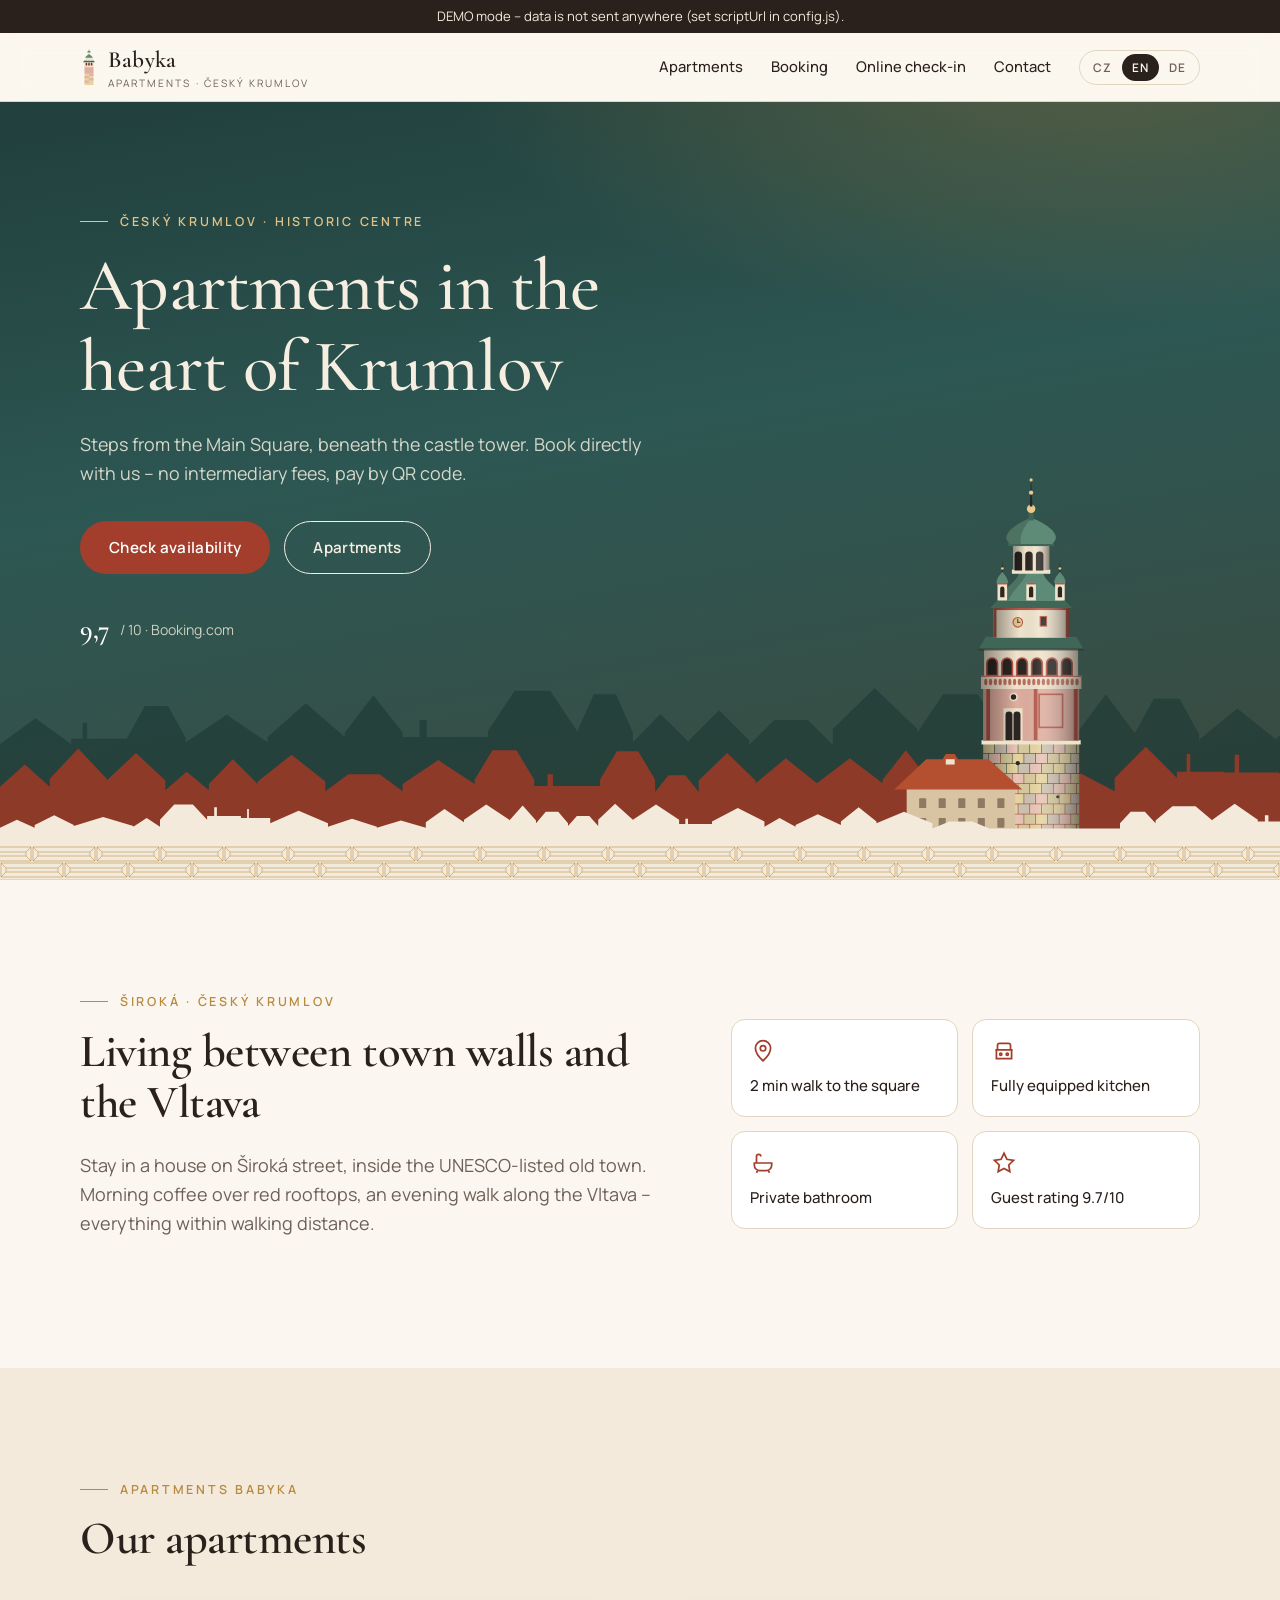
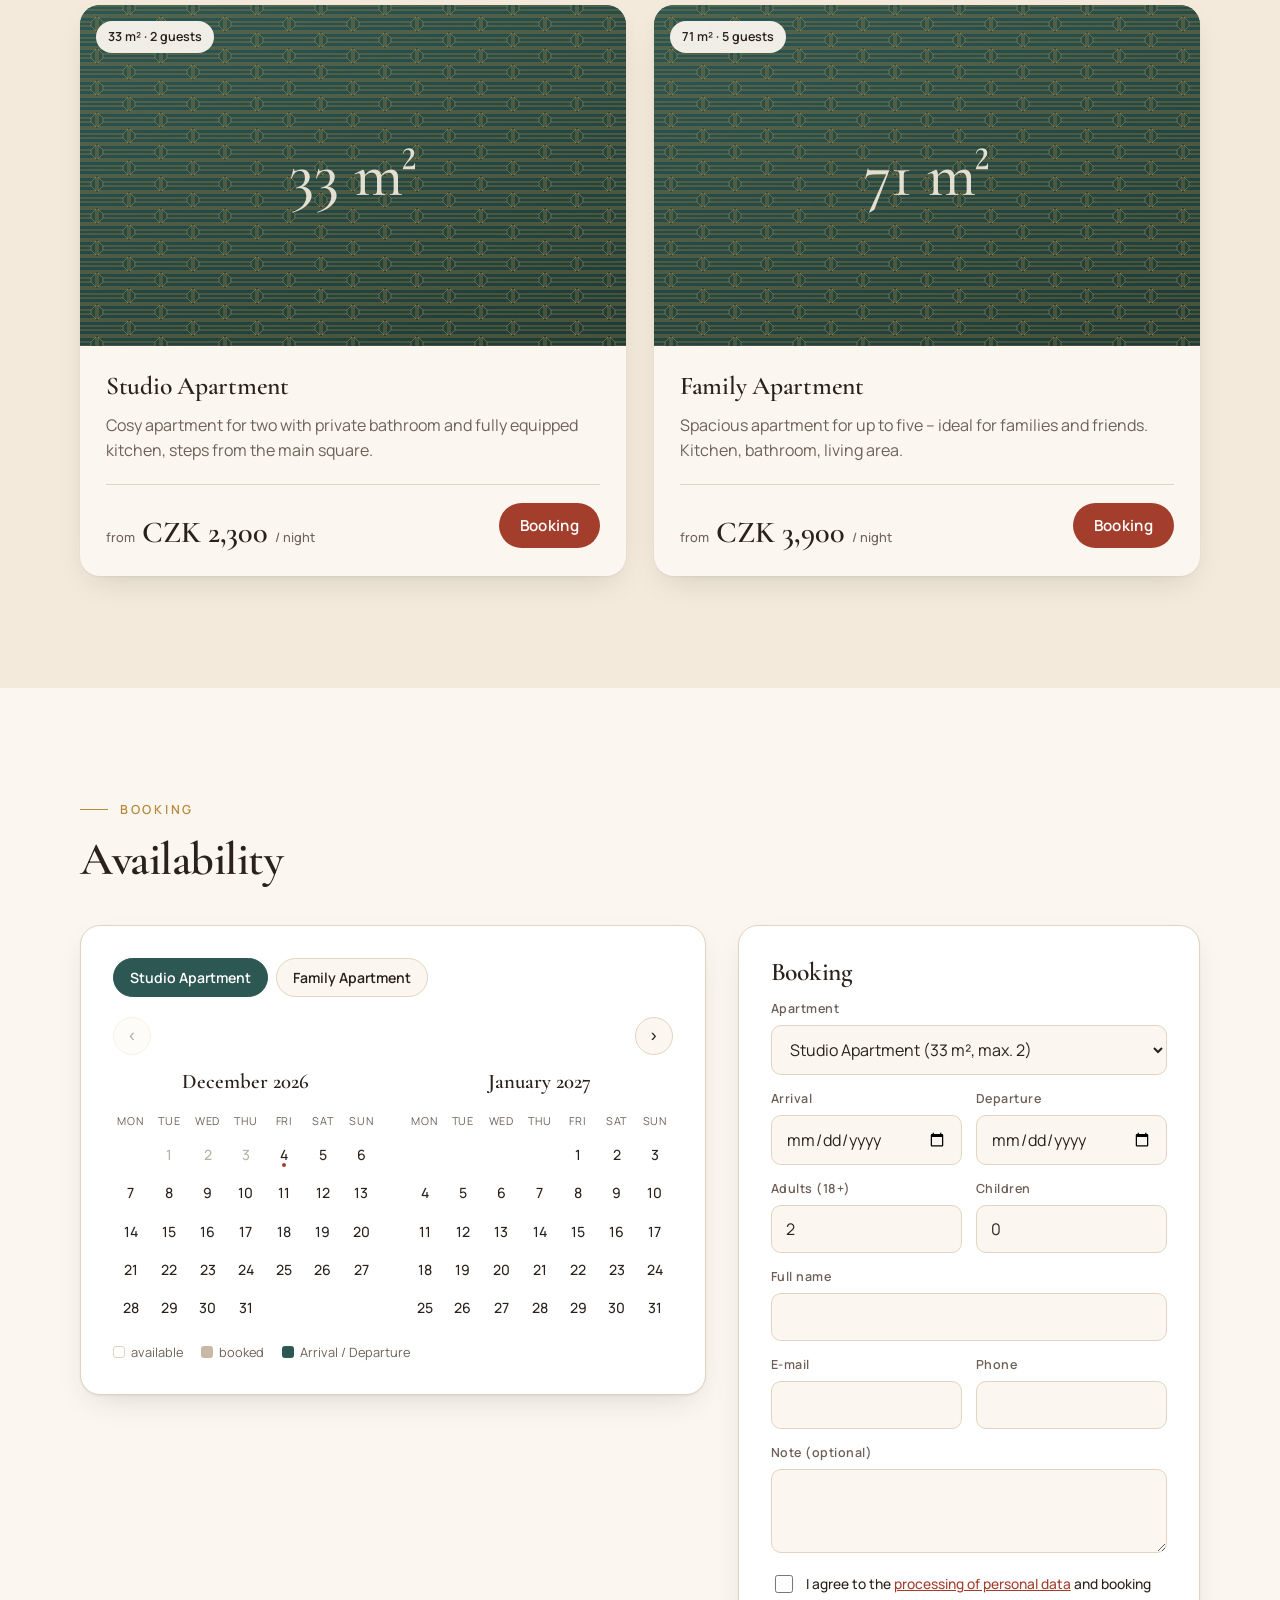
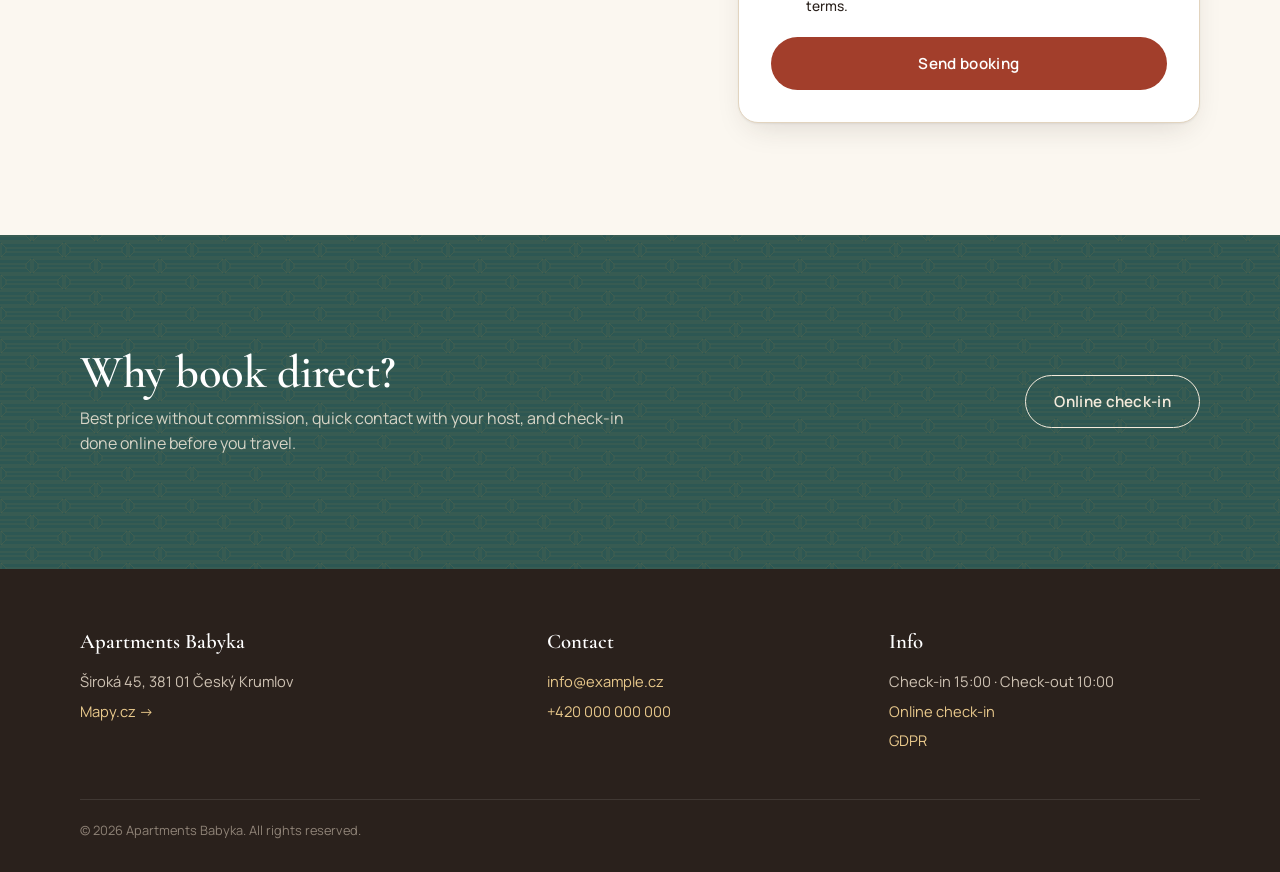
<file: index.html>
<!doctype html>
<html lang="cs">
<head>
  <meta charset="utf-8">
  <meta name="viewport" content="width=device-width, initial-scale=1">
  <title>Apartments Babyka · Český Krumlov</title>
  <meta name="description" content="Apartmány v historickém centru Českého Krumlova. Rezervujte přímo, platba QR kódem, online check-in.">
  <link rel="icon" href="assets/favicon.svg" type="image/svg+xml">
  <link rel="preconnect" href="https://fonts.googleapis.com">
  <link rel="preconnect" href="https://fonts.gstatic.com" crossorigin>
  <link href="https://fonts.googleapis.com/css2?family=Cormorant+Garamond:ital,wght@0,500;0,600;1,500&family=Manrope:wght@400;500;600;700&display=swap" rel="stylesheet">
  <link rel="stylesheet" href="assets/style.css">
</head>
<body>
<nav class="nav">
  <div class="wrap">
    <a class="brand" href="index.html"><svg viewBox="8 0 16 32" aria-hidden="true"><rect x="12" y="22" width="8" height="10" fill="#e6d4a0"/><path d="M12 24h4v2h-4zM16 26h4v2h-4zM12 28h4v2h-4zM16 22h4v2h-4z" fill="#e2b3a6"/><rect x="12" y="16" width="8" height="6" fill="#dfae9f"/><rect x="11.5" y="14.6" width="9" height="1.6" fill="#efe3cc"/><rect x="12" y="11.6" width="8" height="3" fill="#efe3cc"/><path d="M13 14.6v-1.6a.7.7 0 0 1 1.4 0v1.6zM15.3 14.6v-1.6a.7.7 0 0 1 1.4 0v1.6zM17.6 14.6v-1.6a.7.7 0 0 1 1.4 0v1.6z" fill="#7a2d1f"/><path d="M10.6 11.8L12 10.2h8l1.4 1.6z" fill="#3f6657"/><rect x="12.8" y="7.6" width="6.4" height="2.7" fill="#efe3cc"/><path d="M12.6 7.8c.6-1.8 2.4-2.2 2.7-3.2h1.4c.3 1 2.1 1.4 2.7 3.2z" fill="#5e8b78"/><rect x="15" y="3" width="2" height="1.7" fill="#efe3cc"/><path d="M14.6 3.2c-.3-1 .6-1.5 1.4-2c.8.5 1.7 1 1.4 2z" fill="#5e8b78"/><circle cx="16" cy=".9" r=".6" fill="#e9c98c"/></svg><span><b>Babyka</b><small>Apartments · Český Krumlov</small></span></a>
    <div class="nav-links">
      <a href="index.html#apartmany" data-i18n="nav.rooms"></a>
      <a href="index.html#rezervace" data-i18n="nav.book"></a>
      <a href="checkin.html" data-i18n="nav.checkin"></a>
      <a href="#kontakt" data-i18n="nav.contact"></a>
      <div class="lang-switch"><button data-lang="cs">CZ</button><button data-lang="en">EN</button><button data-lang="de">DE</button></div>
    </div>
    <button class="nav-toggle" aria-label="Menu"><svg viewBox="0 0 24 24" fill="none" stroke="currentColor" stroke-width="1.8"><path d="M4 7h16M4 12h16M4 17h16"/></svg></button>
  </div>
</nav>

<header class="hero">
  <div class="wrap">
    <div class="kicker" data-i18n="hero.kicker"></div>
    <h1 data-i18n="hero.title"></h1>
    <p data-i18n="hero.text"></p>
    <div class="hero-actions">
      <a class="btn" href="#rezervace" data-i18n="hero.cta"></a>
      <a class="btn ghost" href="#apartmany" data-i18n="nav.rooms"></a>
    </div>
    <div class="hero-rating"><b>9,7</b> / 10 · Booking.com</div>
  </div>
  <svg class="skyline" viewBox="0 0 1440 420" preserveAspectRatio="xMidYMax slice" aria-hidden="true">
  <path d="M0 420V335V305L40 276L80 305V299H93V281H98V299H143V298L163 262H189L209 298V303L255 272L301 303V297L344 259L388 297V292L420 250L453 292V297H472V278H480V297H549V290L579 245H619L649 290V292L668 249H693L712 292V303L743 271L775 303V301L809 267L843 301V306L871 278H909L937 306V288L984 242L1032 288V292L1061 249H1100L1129 292V307L1170 279L1212 307V292L1244 249L1276 292V294L1298 254H1327L1349 294V300L1392 265L1436 300V298L1480 262L1525 298V420Z" fill="#1a3532" opacity=".55"/>
  <path d="M0 420V378V353L28 328L56 353V344L88 310L120 344V346L153 315L186 346V357L210 336L235 357V350L262 322L290 350V347L328 317L366 347V358L392 339H427L453 358V350L493 323L534 350V345L554 312H581L601 345V352H616V339H622V352H675V345L694 313H718L737 345V359L752 340H771L786 359V346L818 315L850 346V349L884 321L919 349V349L956 321L993 349V345L1019 312L1045 345V356L1064 335H1089L1108 356V338H1122V318H1128V338H1178V358L1216 338L1254 358V343L1289 308L1324 343V336H1335V316H1339V336H1377V337H1389V317H1394V337H1439V338H1457V319H1464V338H1527V420Z" fill="#8e3a28"/>
  <g transform="translate(1160 6) scale(.6) translate(-495 -3)">
    <defs>
      <linearGradient id="cyl" x1="0" x2="1">
        <stop offset="0" stop-color="#000" stop-opacity=".38"/><stop offset=".35" stop-color="#000" stop-opacity="0"/>
        <stop offset=".6" stop-color="#fff" stop-opacity=".12"/><stop offset="1" stop-color="#000" stop-opacity=".42"/>
      </linearGradient>
      <clipPath id="lower"><rect x="405" y="500" width="180" height="200"/></clipPath>
    </defs>
    <!-- spodní válec: šachovnicové kvádrování -->
    <g clip-path="url(#lower)"><rect x='405' y='500' width='21' height='18' fill='#e6d4a0'/><rect x='427' y='500' width='21' height='18' fill='#cfc3b2'/><rect x='449' y='500' width='21' height='18' fill='#e9c4b6'/><rect x='471' y='500' width='21' height='18' fill='#d9cba0'/><rect x='493' y='500' width='21' height='18' fill='#e6d4a0'/><rect x='515' y='500' width='21' height='18' fill='#cfc3b2'/><rect x='537' y='500' width='21' height='18' fill='#e9c4b6'/><rect x='559' y='500' width='21' height='18' fill='#d9cba0'/><rect x='581' y='500' width='21' height='18' fill='#e6d4a0'/><rect x='394' y='519' width='21' height='18' fill='#cfc3b2'/><rect x='416' y='519' width='21' height='18' fill='#e9c4b6'/><rect x='438' y='519' width='21' height='18' fill='#d9cba0'/><rect x='460' y='519' width='21' height='18' fill='#e6d4a0'/><rect x='482' y='519' width='21' height='18' fill='#cfc3b2'/><rect x='504' y='519' width='21' height='18' fill='#e9c4b6'/><rect x='526' y='519' width='21' height='18' fill='#d9cba0'/><rect x='548' y='519' width='21' height='18' fill='#e6d4a0'/><rect x='570' y='519' width='21' height='18' fill='#cfc3b2'/><rect x='405' y='538' width='21' height='18' fill='#e9c4b6'/><rect x='427' y='538' width='21' height='18' fill='#d9cba0'/><rect x='449' y='538' width='21' height='18' fill='#e6d4a0'/><rect x='471' y='538' width='21' height='18' fill='#cfc3b2'/><rect x='493' y='538' width='21' height='18' fill='#e9c4b6'/><rect x='515' y='538' width='21' height='18' fill='#d9cba0'/><rect x='537' y='538' width='21' height='18' fill='#e6d4a0'/><rect x='559' y='538' width='21' height='18' fill='#cfc3b2'/><rect x='581' y='538' width='21' height='18' fill='#e9c4b6'/><rect x='394' y='557' width='21' height='18' fill='#d9cba0'/><rect x='416' y='557' width='21' height='18' fill='#e6d4a0'/><rect x='438' y='557' width='21' height='18' fill='#cfc3b2'/><rect x='460' y='557' width='21' height='18' fill='#e9c4b6'/><rect x='482' y='557' width='21' height='18' fill='#d9cba0'/><rect x='504' y='557' width='21' height='18' fill='#e6d4a0'/><rect x='526' y='557' width='21' height='18' fill='#cfc3b2'/><rect x='548' y='557' width='21' height='18' fill='#e9c4b6'/><rect x='570' y='557' width='21' height='18' fill='#d9cba0'/><rect x='405' y='576' width='21' height='18' fill='#e6d4a0'/><rect x='427' y='576' width='21' height='18' fill='#cfc3b2'/><rect x='449' y='576' width='21' height='18' fill='#e9c4b6'/><rect x='471' y='576' width='21' height='18' fill='#d9cba0'/><rect x='493' y='576' width='21' height='18' fill='#e6d4a0'/><rect x='515' y='576' width='21' height='18' fill='#cfc3b2'/><rect x='537' y='576' width='21' height='18' fill='#e9c4b6'/><rect x='559' y='576' width='21' height='18' fill='#d9cba0'/><rect x='581' y='576' width='21' height='18' fill='#e6d4a0'/><rect x='394' y='595' width='21' height='18' fill='#cfc3b2'/><rect x='416' y='595' width='21' height='18' fill='#e9c4b6'/><rect x='438' y='595' width='21' height='18' fill='#d9cba0'/><rect x='460' y='595' width='21' height='18' fill='#e6d4a0'/><rect x='482' y='595' width='21' height='18' fill='#cfc3b2'/><rect x='504' y='595' width='21' height='18' fill='#e9c4b6'/><rect x='526' y='595' width='21' height='18' fill='#d9cba0'/><rect x='548' y='595' width='21' height='18' fill='#e6d4a0'/><rect x='570' y='595' width='21' height='18' fill='#cfc3b2'/><rect x='405' y='614' width='21' height='18' fill='#e9c4b6'/><rect x='427' y='614' width='21' height='18' fill='#d9cba0'/><rect x='449' y='614' width='21' height='18' fill='#e6d4a0'/><rect x='471' y='614' width='21' height='18' fill='#cfc3b2'/><rect x='493' y='614' width='21' height='18' fill='#e9c4b6'/><rect x='515' y='614' width='21' height='18' fill='#d9cba0'/><rect x='537' y='614' width='21' height='18' fill='#e6d4a0'/><rect x='559' y='614' width='21' height='18' fill='#cfc3b2'/><rect x='581' y='614' width='21' height='18' fill='#e9c4b6'/><rect x='394' y='633' width='21' height='18' fill='#d9cba0'/><rect x='416' y='633' width='21' height='18' fill='#e6d4a0'/><rect x='438' y='633' width='21' height='18' fill='#cfc3b2'/><rect x='460' y='633' width='21' height='18' fill='#e9c4b6'/><rect x='482' y='633' width='21' height='18' fill='#d9cba0'/><rect x='504' y='633' width='21' height='18' fill='#e6d4a0'/><rect x='526' y='633' width='21' height='18' fill='#cfc3b2'/><rect x='548' y='633' width='21' height='18' fill='#e9c4b6'/><rect x='570' y='633' width='21' height='18' fill='#d9cba0'/><rect x='405' y='652' width='21' height='18' fill='#e6d4a0'/><rect x='427' y='652' width='21' height='18' fill='#cfc3b2'/><rect x='449' y='652' width='21' height='18' fill='#e9c4b6'/><rect x='471' y='652' width='21' height='18' fill='#d9cba0'/><rect x='493' y='652' width='21' height='18' fill='#e6d4a0'/><rect x='515' y='652' width='21' height='18' fill='#cfc3b2'/><rect x='537' y='652' width='21' height='18' fill='#e9c4b6'/><rect x='559' y='652' width='21' height='18' fill='#d9cba0'/><rect x='581' y='652' width='21' height='18' fill='#e6d4a0'/><rect x='394' y='671' width='21' height='18' fill='#cfc3b2'/><rect x='416' y='671' width='21' height='18' fill='#e9c4b6'/><rect x='438' y='671' width='21' height='18' fill='#d9cba0'/><rect x='460' y='671' width='21' height='18' fill='#e6d4a0'/><rect x='482' y='671' width='21' height='18' fill='#cfc3b2'/><rect x='504' y='671' width='21' height='18' fill='#e9c4b6'/><rect x='526' y='671' width='21' height='18' fill='#d9cba0'/><rect x='548' y='671' width='21' height='18' fill='#e6d4a0'/><rect x='570' y='671' width='21' height='18' fill='#cfc3b2'/><rect x='405' y='690' width='21' height='18' fill='#e9c4b6'/><rect x='427' y='690' width='21' height='18' fill='#d9cba0'/><rect x='449' y='690' width='21' height='18' fill='#e6d4a0'/><rect x='471' y='690' width='21' height='18' fill='#cfc3b2'/><rect x='493' y='690' width='21' height='18' fill='#e9c4b6'/><rect x='515' y='690' width='21' height='18' fill='#d9cba0'/><rect x='537' y='690' width='21' height='18' fill='#e6d4a0'/><rect x='559' y='690' width='21' height='18' fill='#cfc3b2'/><rect x='581' y='690' width='21' height='18' fill='#e9c4b6'/></g>
    <circle cx="470" cy="537" r="4" fill="#2b2622"/><circle cx="545" cy="600" r="3" fill="#2b2622"/>
    <rect x="405" y="500" width="180" height="200" fill="url(#cyl)"/>
    <rect x="402" y="494" width="186" height="8" fill="#efe3cc"/>
    <!-- růžová část s pilastry, oculem a sdruženým oknem -->
    <rect x="405" y="397" width="180" height="98" fill="#dfae9f"/>
    <rect x='411' y='397' width='7' height='97' fill='#b5574a'/><rect x='500' y='397' width='7' height='97' fill='#b5574a'/><rect x='575' y='397' width='7' height='97' fill='#b5574a'/>
    <rect x="510" y="408" width="44" height="62" fill="none" stroke="#b5574a" stroke-width="3"/>
    <circle cx="462" cy="413" r="8" fill="#efe3cc"/><circle cx="462" cy="413" r="5" fill="#2b2622"/>
    <rect x="443" y="434" width="36" height="62" fill="#efe3cc"/>
    <path d="M447 494V446.5a6.5 6.5 0 0 1 13 0V494ZM462 494V446.5a6.5 6.5 0 0 1 13 0V494Z" fill="#2b2622"/>
    <rect x="405" y="397" width="180" height="98" fill="url(#cyl)"/>
    <!-- vlys se zábradlím -->
    <rect x="401" y="372" width="188" height="26" fill="#efe3cc"/>
    <g fill="#b5574a" opacity=".85"><ellipse cx='410' cy='385' rx='3' ry='6'/><ellipse cx='419' cy='385' rx='3' ry='6'/><ellipse cx='428' cy='385' rx='3' ry='6'/><ellipse cx='437' cy='385' rx='3' ry='6'/><ellipse cx='446' cy='385' rx='3' ry='6'/><ellipse cx='455' cy='385' rx='3' ry='6'/><ellipse cx='464' cy='385' rx='3' ry='6'/><ellipse cx='473' cy='385' rx='3' ry='6'/><ellipse cx='482' cy='385' rx='3' ry='6'/><ellipse cx='491' cy='385' rx='3' ry='6'/><ellipse cx='500' cy='385' rx='3' ry='6'/><ellipse cx='509' cy='385' rx='3' ry='6'/><ellipse cx='518' cy='385' rx='3' ry='6'/><ellipse cx='527' cy='385' rx='3' ry='6'/><ellipse cx='536' cy='385' rx='3' ry='6'/><ellipse cx='545' cy='385' rx='3' ry='6'/><ellipse cx='554' cy='385' rx='3' ry='6'/><ellipse cx='563' cy='385' rx='3' ry='6'/><ellipse cx='572' cy='385' rx='3' ry='6'/><ellipse cx='581' cy='385' rx='3' ry='6'/></g>
    <rect x="401" y="372" width="188" height="3" fill="#b5574a"/>
    <rect x="401" y="372" width="188" height="26" fill="url(#cyl)"/>
    <!-- arkádová lodžie -->
    <rect x="407" y="322" width="176" height="51" fill="#efe3cc"/>
    <path d="M412 373V350.0a10.0 10.0 0 0 1 20 0V373ZM440 373V350.0a10.0 10.0 0 0 1 20 0V373ZM468 373V350.0a10.0 10.0 0 0 1 20 0V373ZM496 373V350.0a10.0 10.0 0 0 1 20 0V373ZM524 373V350.0a10.0 10.0 0 0 1 20 0V373ZM552 373V350.0a10.0 10.0 0 0 1 20 0V373Z" fill="#2b2622"/>
    <path d="M412 373V350.0a10.0 10.0 0 0 1 20 0V373ZM440 373V350.0a10.0 10.0 0 0 1 20 0V373ZM468 373V350.0a10.0 10.0 0 0 1 20 0V373ZM496 373V350.0a10.0 10.0 0 0 1 20 0V373ZM524 373V350.0a10.0 10.0 0 0 1 20 0V373ZM552 373V350.0a10.0 10.0 0 0 1 20 0V373Z" fill="none" stroke="#b5574a" stroke-width="3"/>
    <rect x="407" y="322" width="176" height="51" fill="url(#cyl)"/>
    <path d="M396 324L410 300H580L594 324Z" fill="#3f6657"/>
    <rect x="396" y="322" width="198" height="4" fill="#2b2622" opacity=".5"/>
    <!-- horní patro s hodinami -->
    <rect x="424" y="244" width="142" height="58" fill="#efe3cc"/>
    <rect x='424' y='244' width='6' height='58' fill='#b5574a'/><rect x='560' y='244' width='6' height='58' fill='#b5574a'/>
    <rect x="424" y="244" width="142" height="6" fill="#b5574a"/>
    <circle cx="470" cy="273" r="9" fill="#e9c98c" stroke="#b5574a" stroke-width="2"/>
    <path d="M470 273v-6M470 273h4" stroke="#2b2622" stroke-width="1.6" stroke-linecap="round"/>
    <rect x="512" y="262" width="12" height="18" fill="#2b2622" stroke="#b5574a" stroke-width="2"/>
    <rect x="424" y="244" width="142" height="58" fill="url(#cyl)"/>
    <path d="M418 246L432 232H558L572 246Z" fill="#3f6657"/>
    <!-- báň s rohovými věžičkami -->
    <path d="M434 233C442 208 468 198 472 182H518C522 198 548 208 556 233Z" fill="#5e8b78"/>
    <path d="M434 233C442 208 468 198 472 182H486C480 200 460 212 452 233Z" fill="#000" opacity=".18"/>
    <rect x='432' y='198' width='18' height='34' fill='#efe3cc'/><rect x='432' y='198' width='18' height='4' fill='#b5574a'/><path d='M437 226V210.0a4.0 4.0 0 0 1 8 0V226Z' fill='#2b2622'/><path d='M430 199C431 188 437 184 441 178C445 184 451 188 452 199Z' fill='#5e8b78'/><path d='M439.8 178L441 158L442.2 178Z' fill='#2b2622'/><circle cx='441' cy='172' r='2.5' fill='#e9c98c'/><rect x='540' y='198' width='18' height='34' fill='#efe3cc'/><rect x='540' y='198' width='18' height='4' fill='#b5574a'/><path d='M545 226V210.0a4.0 4.0 0 0 1 8 0V226Z' fill='#2b2622'/><path d='M538 199C539 188 545 184 549 178C553 184 559 188 560 199Z' fill='#5e8b78'/><path d='M547.8 178L549 158L550.2 178Z' fill='#2b2622'/><circle cx='549' cy='172' r='2.5' fill='#e9c98c'/><rect x='486' y='198' width='18' height='34' fill='#efe3cc'/><rect x='486' y='198' width='18' height='4' fill='#b5574a'/><path d='M491 226V210.0a4.0 4.0 0 0 1 8 0V226Z' fill='#2b2622'/><path d='M484 199C485 188 491 184 495 178C499 184 505 188 506 199Z' fill='#5e8b78'/><path d='M493.8 178L495 158L496.2 178Z' fill='#2b2622'/><circle cx='495' cy='172' r='2.5' fill='#e9c98c'/>
    <!-- lucerna -->
    <rect x="459" y="174" width="72" height="8" fill="#efe3cc"/>
    <rect x="461" y="128" width="68" height="47" fill="#efe3cc"/>
    <path d="M464 176V147.0a7.0 7.0 0 0 1 14 0V176ZM484 176V147.0a7.0 7.0 0 0 1 14 0V176ZM504 176V147.0a7.0 7.0 0 0 1 14 0V176Z" fill="#2b2622"/>
    <rect x="461" y="128" width="68" height="47" fill="url(#cyl)"/>
    <!-- horní báň, makovice, hrot -->
    <rect x="452" y="124" width="86" height="6" fill="#3f6657"/>
    <path d="M456 126C434 110 466 88 495 77C524 88 556 110 534 126Z" fill="#5e8b78"/>
    <path d="M456 126C434 110 466 88 495 77C484 92 472 108 476 126Z" fill="#000" opacity=".18"/>
    <rect x="490" y="62" width="10" height="20" fill="#3f6657"/>
    <circle cx="495" cy="60" r="8" fill="#e9c98c"/>
    <path d="M492.5 56L495 2L497.5 56Z" fill="#2b2622"/>
    <circle cx="495" cy="30" r="4" fill="#e9c98c"/><circle cx="495" cy="6" r="3" fill="#e9c98c"/>
  </g>
  <g><rect x='1020' y='352' width='122' height='68' fill='#d8c3a2'/><g fill='#8e7a62'><rect x='1034' y='366' width='8' height='11' rx='1'/><rect x='1034' y='388' width='8' height='11' rx='1'/><rect x='1056' y='366' width='8' height='11' rx='1'/><rect x='1056' y='388' width='8' height='11' rx='1'/><rect x='1078' y='366' width='8' height='11' rx='1'/><rect x='1078' y='388' width='8' height='11' rx='1'/><rect x='1100' y='366' width='8' height='11' rx='1'/><rect x='1100' y='388' width='8' height='11' rx='1'/><rect x='1122' y='366' width='8' height='11' rx='1'/><rect x='1122' y='388' width='8' height='11' rx='1'/></g><path d='M1006 356L1042 322H1112L1150 356Z' fill='#b4502f'/><path d='M1058 326l6-10h10l6 10z' fill='#b4502f'/><path d='M1064 322h10v6h-10z' fill='#efe3cc'/></g>
  <path d="M0 420V408V399L19 390L39 399V396L61 385L83 396V397L116 387L150 397V398L165 388L180 398V390L196 373H217L233 390V386H241V376H244V386H271V388H278V378H280V388H304V394L336 380L369 394V398L396 389L424 398V399L451 391L479 399V393L500 378L522 393V390L547 373L573 390V391L588 374L603 391V394L614 381H628L639 394V397L649 386H663L673 397V390L692 372L712 390V390L738 373L764 390V395H771V389H774V395H801V392L830 377L860 392V398L877 388L895 398V396L920 384L946 396V392L966 376L986 392V394L1017 381L1049 394V400L1068 392H1094L1113 400H1162H1197H1260V394L1272 381H1288L1300 394V391L1319 375H1345L1364 391V390L1389 372L1415 390V392H1423V385H1427V392H1457V420Z" fill="#f3eadb"/>
</svg>
</header>
<div class="sgraffito-band" aria-hidden="true"></div>

<section id="o-nas">
  <div class="wrap about-grid">
    <div class="reveal">
      <div class="kicker">Široká · Český Krumlov</div>
      <h2 data-i18n="about.title"></h2>
      <p class="lead" data-i18n="about.text"></p>
    </div>
    <ul class="features reveal">
      <li><svg viewBox="0 0 24 24" fill="none" stroke="currentColor" stroke-width="1.6"><path d="M12 21s-7-6.2-7-11.5A7 7 0 0 1 19 9.5C19 14.8 12 21 12 21z"/><circle cx="12" cy="9.5" r="2.5"/></svg><span data-i18n="about.f1"></span></li>
      <li><svg viewBox="0 0 24 24" fill="none" stroke="currentColor" stroke-width="1.6"><path d="M4 11h16M6 11V7a2 2 0 0 1 2-2h8a2 2 0 0 1 2 2v4M5 11v8h14v-8"/><circle cx="9" cy="15" r="1"/><circle cx="15" cy="15" r="1"/></svg><span data-i18n="about.f2"></span></li>
      <li><svg viewBox="0 0 24 24" fill="none" stroke="currentColor" stroke-width="1.6"><path d="M4 12h16v2a5 5 0 0 1-5 5H9a5 5 0 0 1-5-5v-2zM6 12V6a2 2 0 0 1 4 0M7 19l-1 2M17 19l1 2"/></svg><span data-i18n="about.f3"></span></li>
      <li><svg viewBox="0 0 24 24" fill="none" stroke="currentColor" stroke-width="1.6"><path d="M12 3l2.7 5.6 6.1.9-4.4 4.3 1 6.1L12 17l-5.4 2.9 1-6.1-4.4-4.3 6.1-.9z"/></svg><span data-i18n="about.f4"></span></li>
    </ul>
  </div>
</section>

<section id="apartmany" class="rooms">
  <div class="wrap">
    <div class="kicker">Apartments Babyka</div>
    <h2 data-i18n="rooms.title"></h2>
    <div class="room-grid" id="room-grid"></div>
  </div>
</section>

<section id="rezervace">
  <div class="wrap">
    <div class="kicker" data-i18n="nav.book"></div>
    <h2 data-i18n="cal.title"></h2>

    <div class="book-grid">
      <div class="panel">
        <div class="room-tabs" id="room-tabs"></div>
        <div id="calendar"><div class="cal-loading" data-i18n="cal.loading"></div></div>
        <div class="cal-legend">
          <span><i style="background:#fff;border:1px solid var(--line)"></i><span data-i18n="cal.free"></span></span>
          <span><i style="background:var(--busy)"></i><span data-i18n="cal.busy"></span></span>
          <span><i style="background:var(--vltava)"></i><span data-i18n="book.arrival"></span> / <span data-i18n="book.departure"></span></span>
        </div>
      </div>

      <div class="panel" id="book-panel">
        <h3 data-i18n="book.title"></h3>
        <form id="book-form" novalidate>
          <label><span data-i18n="book.room"></span><select name="room" id="f-room" required></select></label>
          <div class="row">
            <label><span data-i18n="book.arrival"></span><input type="date" name="arrival" id="f-arrival" required></label>
            <label><span data-i18n="book.departure"></span><input type="date" name="departure" id="f-departure" required></label>
          </div>
          <div class="row">
            <label><span data-i18n="book.adults"></span><input type="number" name="adults" id="f-adults" min="1" value="2" required></label>
            <label><span data-i18n="book.children"></span><input type="number" name="children" id="f-children" min="0" value="0"></label>
          </div>
          <label><span data-i18n="book.name"></span><input name="name" autocomplete="name" required></label>
          <div class="row">
            <label><span data-i18n="book.email"></span><input type="email" name="email" autocomplete="email" required></label>
            <label><span data-i18n="book.phone"></span><input type="tel" name="phone" autocomplete="tel" required></label>
          </div>
          <label><span data-i18n="book.note"></span><textarea name="note"></textarea></label>

          <div class="summary hidden" id="summary"></div>
          <div class="msg err hidden" id="book-err"></div>
          <label class="check"><input type="checkbox" name="gdpr" required><span data-i18n="book.gdpr"></span></label>
          <!-- past na spamboty: skryté pole, člověk ho nevyplní -->
          <input type="text" name="website" tabindex="-1" autocomplete="off" style="position:absolute;left:-9999px" aria-hidden="true">
          <button class="btn block" type="submit" id="book-submit" data-i18n="book.submit"></button>
        </form>

        <div id="pay" class="hidden"></div>
      </div>
    </div>
  </div>
</section>

<section class="direct">
  <div class="wrap">
    <div>
      <h2 data-i18n="direct.title"></h2>
      <p data-i18n="direct.text"></p>
    </div>
    <a class="btn ghost" href="checkin.html" style="color:#f3eadb" data-i18n="nav.checkin"></a>
  </div>
</section>

<footer id="kontakt">
  <div class="wrap">
    <div class="cols">
      <div>
        <h4>Apartments Babyka</h4>
        <p data-c="contact.address"></p>
        <p><a class="map-link" target="_blank" rel="noopener">Mapy.cz →</a></p>
      </div>
      <div>
        <h4 data-i18n="nav.contact"></h4>
        <p><a data-c="contact.email" data-href="mailto:{}"></a></p>
        <p><a data-c="contact.phone" data-href="tel:{}"></a></p>
      </div>
      <div>
        <h4>Info</h4>
        <p>Check-in <span data-c="checkInTime"></span> · Check-out <span data-c="checkOutTime"></span></p>
        <p><a href="checkin.html" data-i18n="nav.checkin"></a></p>
        <p><a href="gdpr.html">GDPR</a></p>
      </div>
    </div>
    <div class="bottom">© <span id="year"></span> Apartments Babyka. <span data-i18n="footer.rights"></span></div>
  </div>
</footer>

<script src="assets/config.js"></script>
<script src="assets/i18n.js"></script>
<script src="assets/qrcode.js"></script>
<script src="assets/common.js"></script>
<script src="assets/pay.js"></script>
<script src="assets/booking.js"></script>
</body>
</html>
</file>
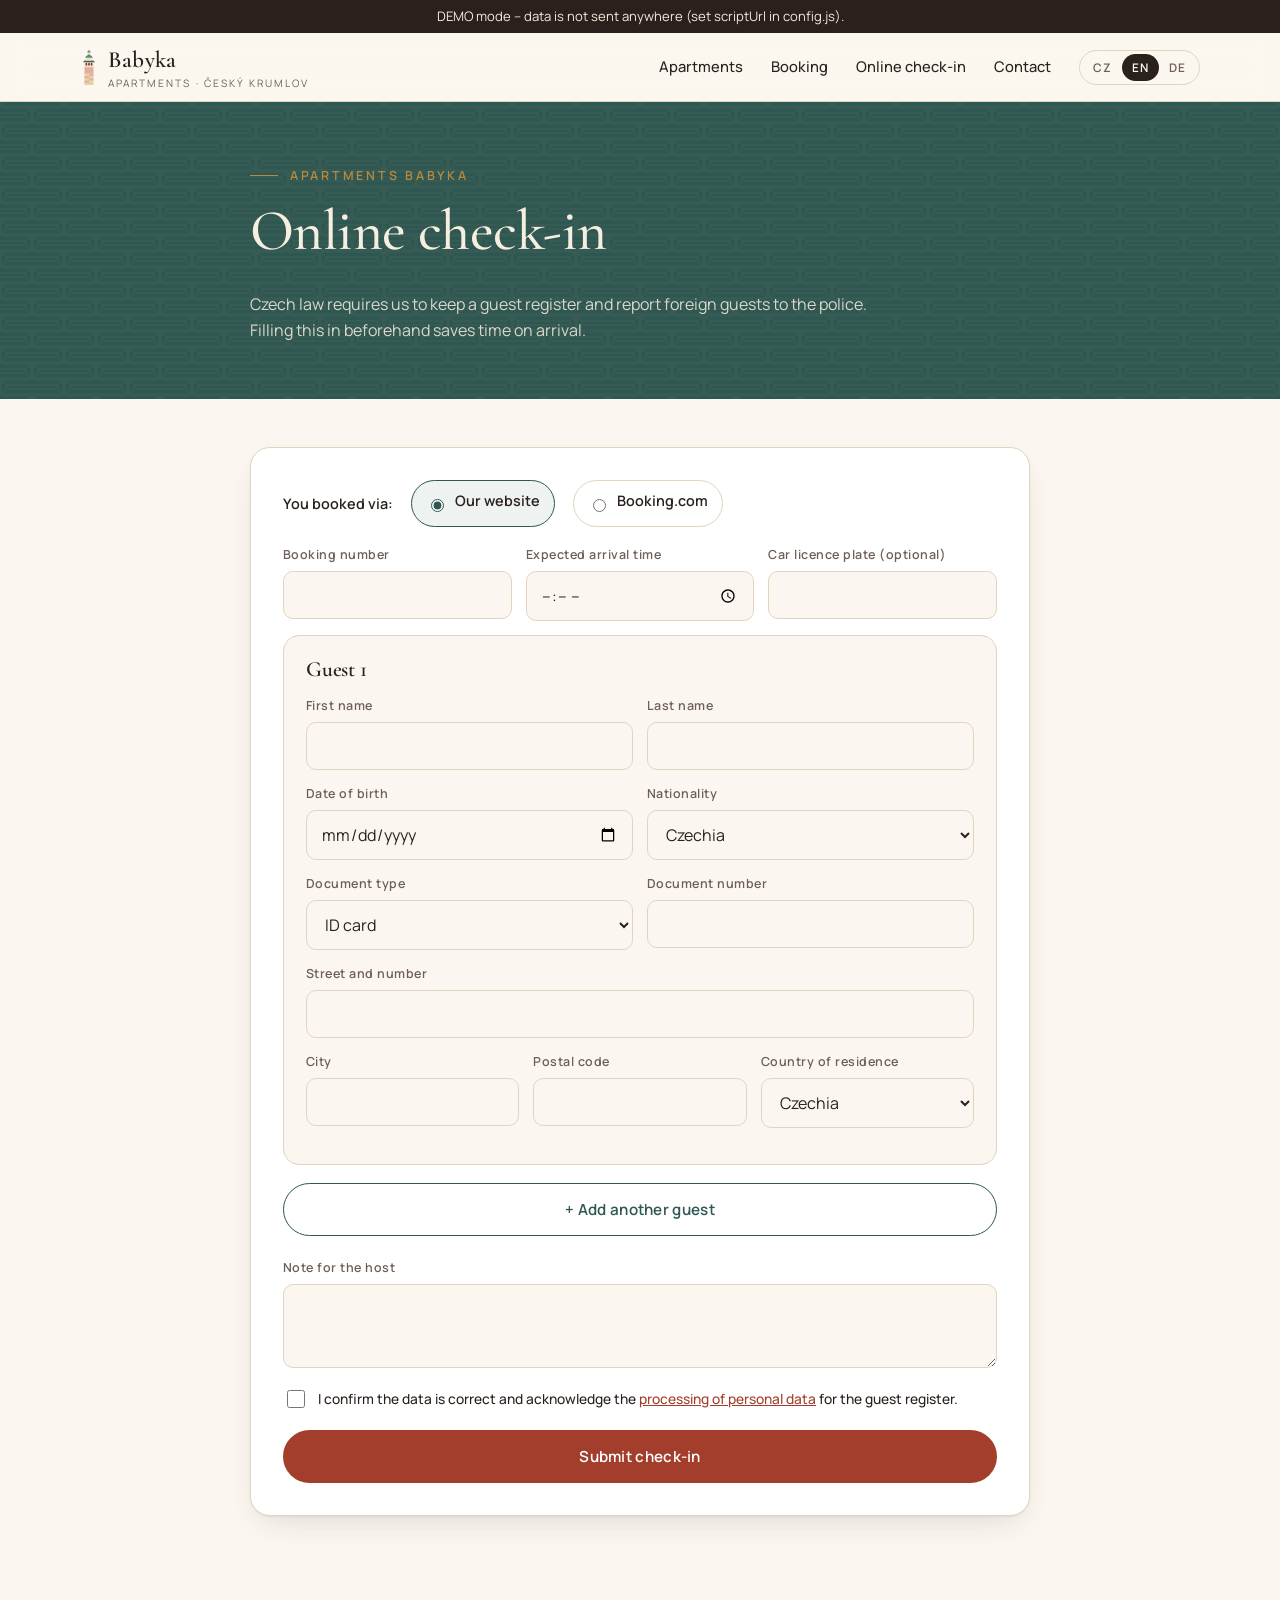
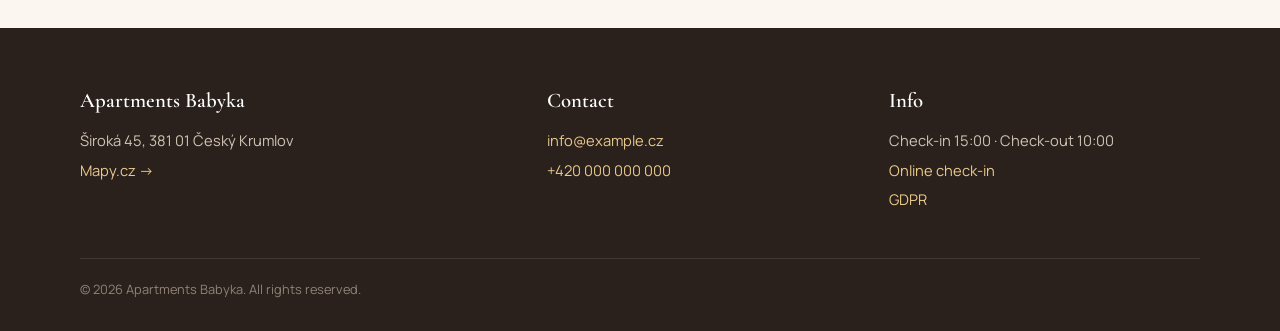
<file: checkin.html>
<!doctype html>
<html lang="cs">
<head>
  <meta charset="utf-8">
  <meta name="viewport" content="width=device-width, initial-scale=1">
  <title>Online check-in · Apartments Babyka</title>
  <meta name="robots" content="noindex">
  <link rel="icon" href="assets/favicon.svg" type="image/svg+xml">
  <link rel="preconnect" href="https://fonts.googleapis.com">
  <link rel="preconnect" href="https://fonts.gstatic.com" crossorigin>
  <link href="https://fonts.googleapis.com/css2?family=Cormorant+Garamond:ital,wght@0,500;0,600;1,500&family=Manrope:wght@400;500;600;700&display=swap" rel="stylesheet">
  <link rel="stylesheet" href="assets/style.css">
</head>
<body>
<nav class="nav">
  <div class="wrap">
    <a class="brand" href="index.html"><svg viewBox="8 0 16 32" aria-hidden="true"><rect x="12" y="22" width="8" height="10" fill="#e6d4a0"/><path d="M12 24h4v2h-4zM16 26h4v2h-4zM12 28h4v2h-4zM16 22h4v2h-4z" fill="#e2b3a6"/><rect x="12" y="16" width="8" height="6" fill="#dfae9f"/><rect x="11.5" y="14.6" width="9" height="1.6" fill="#efe3cc"/><rect x="12" y="11.6" width="8" height="3" fill="#efe3cc"/><path d="M13 14.6v-1.6a.7.7 0 0 1 1.4 0v1.6zM15.3 14.6v-1.6a.7.7 0 0 1 1.4 0v1.6zM17.6 14.6v-1.6a.7.7 0 0 1 1.4 0v1.6z" fill="#7a2d1f"/><path d="M10.6 11.8L12 10.2h8l1.4 1.6z" fill="#3f6657"/><rect x="12.8" y="7.6" width="6.4" height="2.7" fill="#efe3cc"/><path d="M12.6 7.8c.6-1.8 2.4-2.2 2.7-3.2h1.4c.3 1 2.1 1.4 2.7 3.2z" fill="#5e8b78"/><rect x="15" y="3" width="2" height="1.7" fill="#efe3cc"/><path d="M14.6 3.2c-.3-1 .6-1.5 1.4-2c.8.5 1.7 1 1.4 2z" fill="#5e8b78"/><circle cx="16" cy=".9" r=".6" fill="#e9c98c"/></svg><span><b>Babyka</b><small>Apartments · Český Krumlov</small></span></a>
    <div class="nav-links">
      <a href="index.html#apartmany" data-i18n="nav.rooms"></a>
      <a href="index.html#rezervace" data-i18n="nav.book"></a>
      <a href="checkin.html" data-i18n="nav.checkin"></a>
      <a href="#kontakt" data-i18n="nav.contact"></a>
      <div class="lang-switch"><button data-lang="cs">CZ</button><button data-lang="en">EN</button><button data-lang="de">DE</button></div>
    </div>
    <button class="nav-toggle" aria-label="Menu"><svg viewBox="0 0 24 24" fill="none" stroke="currentColor" stroke-width="1.8"><path d="M4 7h16M4 12h16M4 17h16"/></svg></button>
  </div>
</nav>

<header class="page-head">
  <div class="wrap narrow">
    <div class="kicker">Apartments Babyka</div>
    <h1 data-i18n="ci.title"></h1>
    <p data-i18n="ci.intro"></p>
  </div>
</header>

<section style="padding-top:48px">
  <div class="wrap narrow">
    <div class="msg ok hidden" id="ci-done" data-i18n="ci.done" style="font-size:1.05rem;padding:22px"></div>

    <form id="ci-form" class="panel" novalidate>
      <div class="source-switch" role="radiogroup">
        <span data-i18n="ci.source"></span>
        <label><input type="radio" name="source" value="web" checked><span data-i18n="ci.source.web"></span></label>
        <label><input type="radio" name="source" value="booking"><span>Booking.com</span></label>
      </div>
      <div class="row three">
        <label><span id="l-reservation" data-i18n="ci.reservation"></span><input name="reservation" id="f-reservation" required inputmode="numeric"></label>
        <label><span data-i18n="ci.arrivalTime"></span><input type="time" name="arrivalTime" required></label>
        <label><span data-i18n="ci.car"></span><input name="car"></label>
      </div>
      <div class="row hidden" id="stay-dates">
        <label><span data-i18n="book.arrival"></span><input type="date" name="arrival" id="f-arr"></label>
        <label><span data-i18n="book.departure"></span><input type="date" name="departure" id="f-dep"></label>
      </div>
      <p class="hint hidden" id="booking-hint" data-i18n="ci.bookingHint"></p>

      <div id="guests"></div>
      <button type="button" class="btn ghost block" id="add-guest" data-i18n="ci.addGuest" style="color:var(--vltava);margin-bottom:22px"></button>

      <label><span data-i18n="ci.note"></span><textarea name="note"></textarea></label>
      <div class="msg err hidden" id="ci-err"></div>
      <label class="check"><input type="checkbox" required><span data-i18n="ci.gdpr"></span></label>
      <input type="text" name="website" tabindex="-1" autocomplete="off" style="position:absolute;left:-9999px" aria-hidden="true">
      <button class="btn block" type="submit" id="ci-submit" data-i18n="ci.submit"></button>
    </form>
  </div>
</section>

<footer id="kontakt">
  <div class="wrap">
    <div class="cols">
      <div>
        <h4>Apartments Babyka</h4>
        <p data-c="contact.address"></p>
        <p><a class="map-link" target="_blank" rel="noopener">Mapy.cz →</a></p>
      </div>
      <div>
        <h4 data-i18n="nav.contact"></h4>
        <p><a data-c="contact.email" data-href="mailto:{}"></a></p>
        <p><a data-c="contact.phone" data-href="tel:{}"></a></p>
      </div>
      <div>
        <h4>Info</h4>
        <p>Check-in <span data-c="checkInTime"></span> · Check-out <span data-c="checkOutTime"></span></p>
        <p><a href="checkin.html" data-i18n="nav.checkin"></a></p>
        <p><a href="gdpr.html">GDPR</a></p>
      </div>
    </div>
    <div class="bottom">© <span id="year"></span> Apartments Babyka. <span data-i18n="footer.rights"></span></div>
  </div>
</footer>

<script src="assets/config.js"></script>
<script src="assets/i18n.js"></script>
<script src="assets/common.js"></script>
<script src="assets/checkin.js"></script>
</body>
</html>
</file>
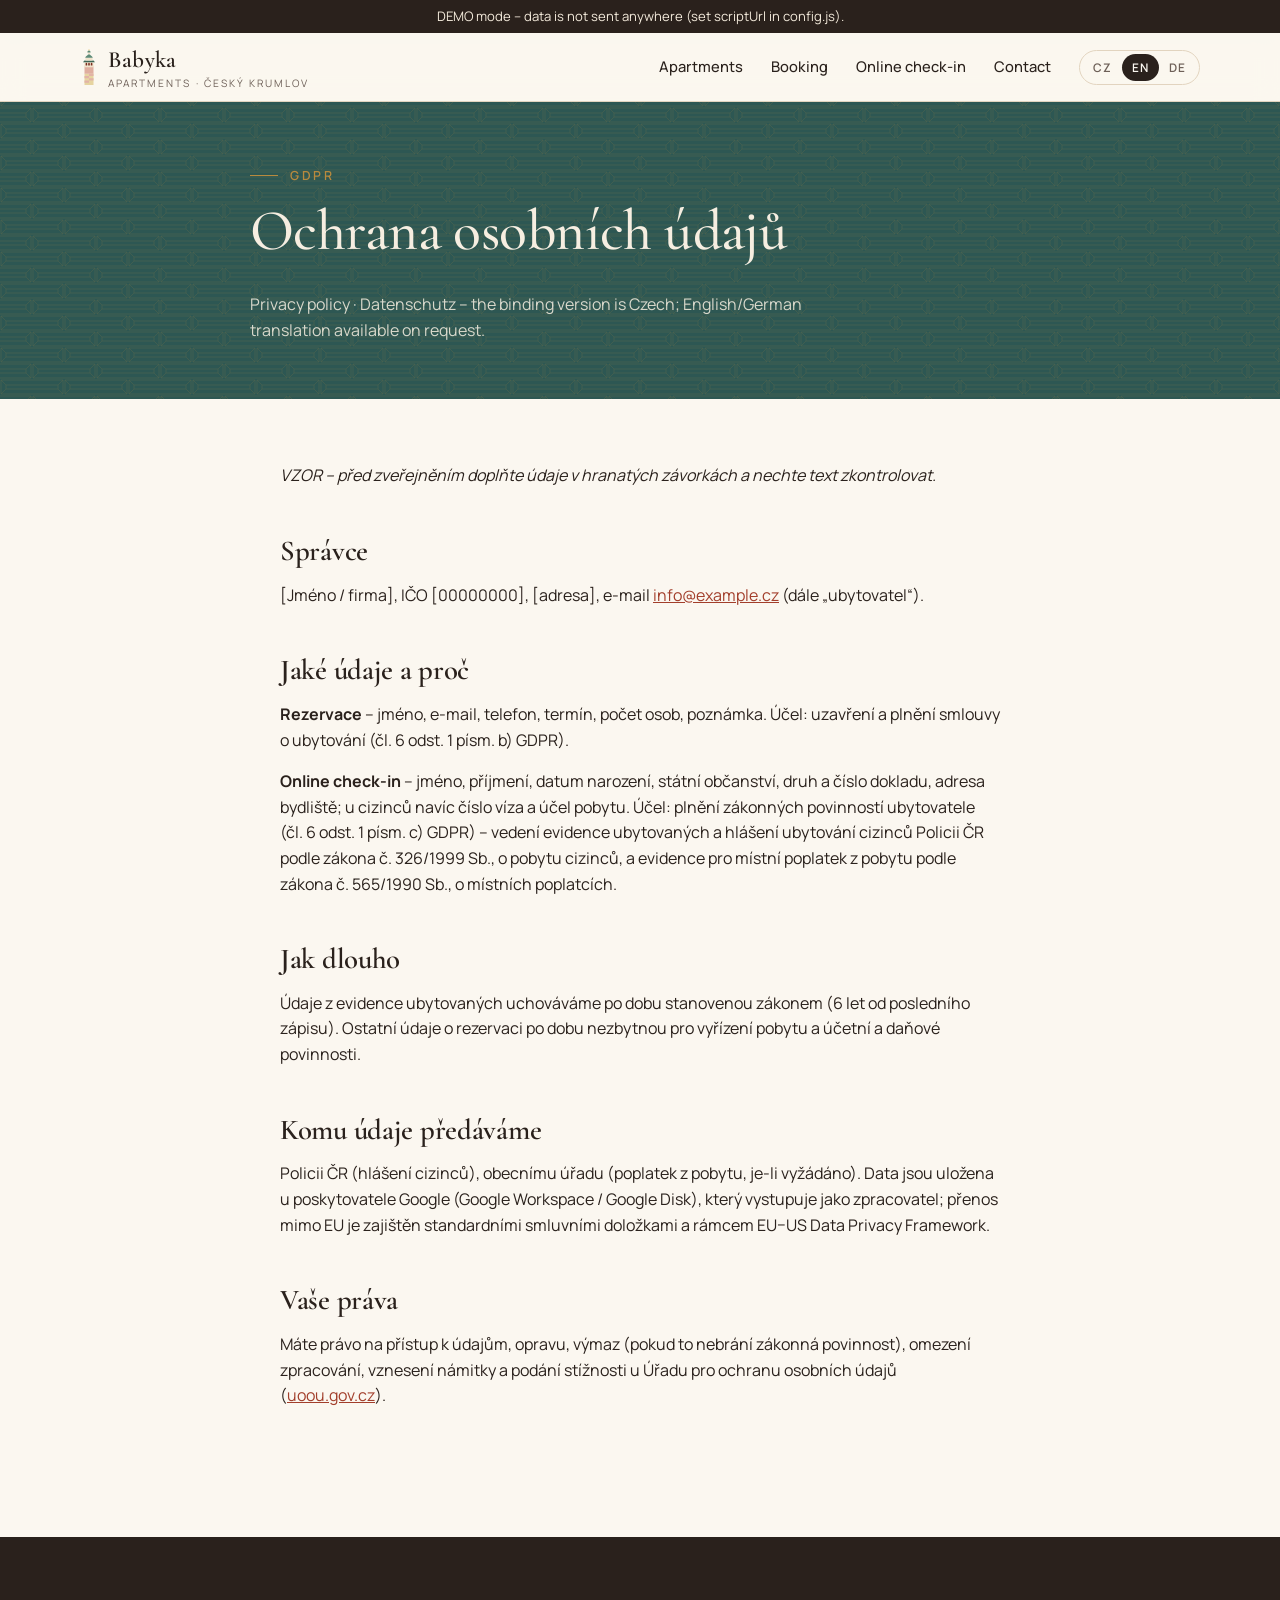
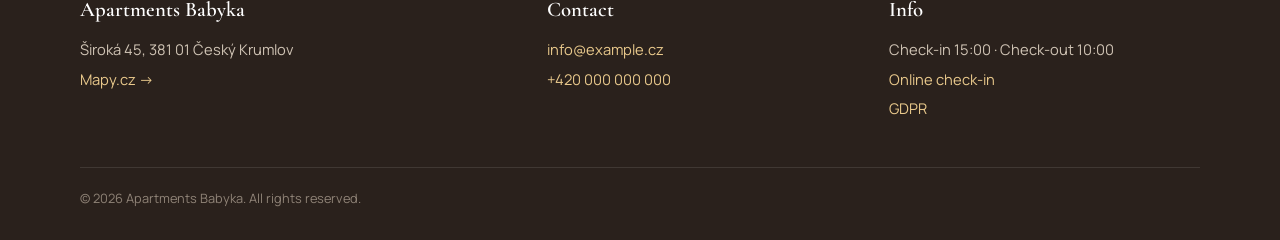
<file: gdpr.html>
<!doctype html>
<html lang="cs">
<head>
  <meta charset="utf-8">
  <meta name="viewport" content="width=device-width, initial-scale=1">
  <title>Ochrana osobních údajů · Apartments Babyka</title>
  <meta name="robots" content="noindex">
  <link rel="icon" href="assets/favicon.svg" type="image/svg+xml">
  <link rel="preconnect" href="https://fonts.googleapis.com">
  <link rel="preconnect" href="https://fonts.gstatic.com" crossorigin>
  <link href="https://fonts.googleapis.com/css2?family=Cormorant+Garamond:ital,wght@0,500;0,600;1,500&family=Manrope:wght@400;500;600;700&display=swap" rel="stylesheet">
  <link rel="stylesheet" href="assets/style.css">
</head>
<body>
<nav class="nav">
  <div class="wrap">
    <a class="brand" href="index.html"><svg viewBox="8 0 16 32" aria-hidden="true"><rect x="12" y="22" width="8" height="10" fill="#e6d4a0"/><path d="M12 24h4v2h-4zM16 26h4v2h-4zM12 28h4v2h-4zM16 22h4v2h-4z" fill="#e2b3a6"/><rect x="12" y="16" width="8" height="6" fill="#dfae9f"/><rect x="11.5" y="14.6" width="9" height="1.6" fill="#efe3cc"/><rect x="12" y="11.6" width="8" height="3" fill="#efe3cc"/><path d="M13 14.6v-1.6a.7.7 0 0 1 1.4 0v1.6zM15.3 14.6v-1.6a.7.7 0 0 1 1.4 0v1.6zM17.6 14.6v-1.6a.7.7 0 0 1 1.4 0v1.6z" fill="#7a2d1f"/><path d="M10.6 11.8L12 10.2h8l1.4 1.6z" fill="#3f6657"/><rect x="12.8" y="7.6" width="6.4" height="2.7" fill="#efe3cc"/><path d="M12.6 7.8c.6-1.8 2.4-2.2 2.7-3.2h1.4c.3 1 2.1 1.4 2.7 3.2z" fill="#5e8b78"/><rect x="15" y="3" width="2" height="1.7" fill="#efe3cc"/><path d="M14.6 3.2c-.3-1 .6-1.5 1.4-2c.8.5 1.7 1 1.4 2z" fill="#5e8b78"/><circle cx="16" cy=".9" r=".6" fill="#e9c98c"/></svg><span><b>Babyka</b><small>Apartments · Český Krumlov</small></span></a>
    <div class="nav-links">
      <a href="index.html#apartmany" data-i18n="nav.rooms"></a>
      <a href="index.html#rezervace" data-i18n="nav.book"></a>
      <a href="checkin.html" data-i18n="nav.checkin"></a>
      <a href="#kontakt" data-i18n="nav.contact"></a>
      <div class="lang-switch"><button data-lang="cs">CZ</button><button data-lang="en">EN</button><button data-lang="de">DE</button></div>
    </div>
    <button class="nav-toggle" aria-label="Menu"><svg viewBox="0 0 24 24" fill="none" stroke="currentColor" stroke-width="1.8"><path d="M4 7h16M4 12h16M4 17h16"/></svg></button>
  </div>
</nav>
<header class="page-head"><div class="wrap narrow"><div class="kicker">GDPR</div><h1>Ochrana osobních údajů</h1>
<p>Privacy policy · Datenschutz – the binding version is Czech; English/German translation available on request.</p></div></header>
<section style="padding-top:48px"><div class="wrap prose">
<p><em>VZOR – před zveřejněním doplňte údaje v hranatých závorkách a nechte text zkontrolovat.</em></p>
<h2>Správce</h2>
<p>[Jméno / firma], IČO [00000000], [adresa], e-mail <a data-c="contact.email" data-href="mailto:{}"></a> (dále „ubytovatel“).</p>
<h2>Jaké údaje a proč</h2>
<p><b>Rezervace</b> – jméno, e-mail, telefon, termín, počet osob, poznámka. Účel: uzavření a plnění smlouvy o ubytování (čl. 6 odst. 1 písm. b) GDPR).</p>
<p><b>Online check-in</b> – jméno, příjmení, datum narození, státní občanství, druh a číslo dokladu, adresa bydliště; u cizinců navíc číslo víza a účel pobytu. Účel: plnění zákonných povinností ubytovatele (čl. 6 odst. 1 písm. c) GDPR) – vedení evidence ubytovaných a hlášení ubytování cizinců Policii ČR podle zákona č. 326/1999 Sb., o pobytu cizinců, a evidence pro místní poplatek z pobytu podle zákona č. 565/1990 Sb., o místních poplatcích.</p>
<h2>Jak dlouho</h2>
<p>Údaje z evidence ubytovaných uchováváme po dobu stanovenou zákonem (6 let od posledního zápisu). Ostatní údaje o rezervaci po dobu nezbytnou pro vyřízení pobytu a účetní a daňové povinnosti.</p>
<h2>Komu údaje předáváme</h2>
<p>Policii ČR (hlášení cizinců), obecnímu úřadu (poplatek z pobytu, je-li vyžádáno). Data jsou uložena u poskytovatele Google (Google Workspace / Google Disk), který vystupuje jako zpracovatel; přenos mimo EU je zajištěn standardními smluvními doložkami a rámcem EU–US Data Privacy Framework.</p>
<h2>Vaše práva</h2>
<p>Máte právo na přístup k údajům, opravu, výmaz (pokud to nebrání zákonná povinnost), omezení zpracování, vznesení námitky a podání stížnosti u Úřadu pro ochranu osobních údajů (<a href="https://uoou.gov.cz" target="_blank" rel="noopener">uoou.gov.cz</a>).</p>
</div></section>
<footer id="kontakt">
  <div class="wrap">
    <div class="cols">
      <div>
        <h4>Apartments Babyka</h4>
        <p data-c="contact.address"></p>
        <p><a class="map-link" target="_blank" rel="noopener">Mapy.cz →</a></p>
      </div>
      <div>
        <h4 data-i18n="nav.contact"></h4>
        <p><a data-c="contact.email" data-href="mailto:{}"></a></p>
        <p><a data-c="contact.phone" data-href="tel:{}"></a></p>
      </div>
      <div>
        <h4>Info</h4>
        <p>Check-in <span data-c="checkInTime"></span> · Check-out <span data-c="checkOutTime"></span></p>
        <p><a href="checkin.html" data-i18n="nav.checkin"></a></p>
        <p><a href="gdpr.html">GDPR</a></p>
      </div>
    </div>
    <div class="bottom">© <span id="year"></span> Apartments Babyka. <span data-i18n="footer.rights"></span></div>
  </div>
</footer>
<script src="assets/config.js"></script>
<script src="assets/i18n.js"></script>
<script src="assets/config.js"></script>
<script src="assets/i18n.js"></script>
<script src="assets/common.js"></script>
<script>Babyka.initChrome();</script>
</body>
</html>
</file>
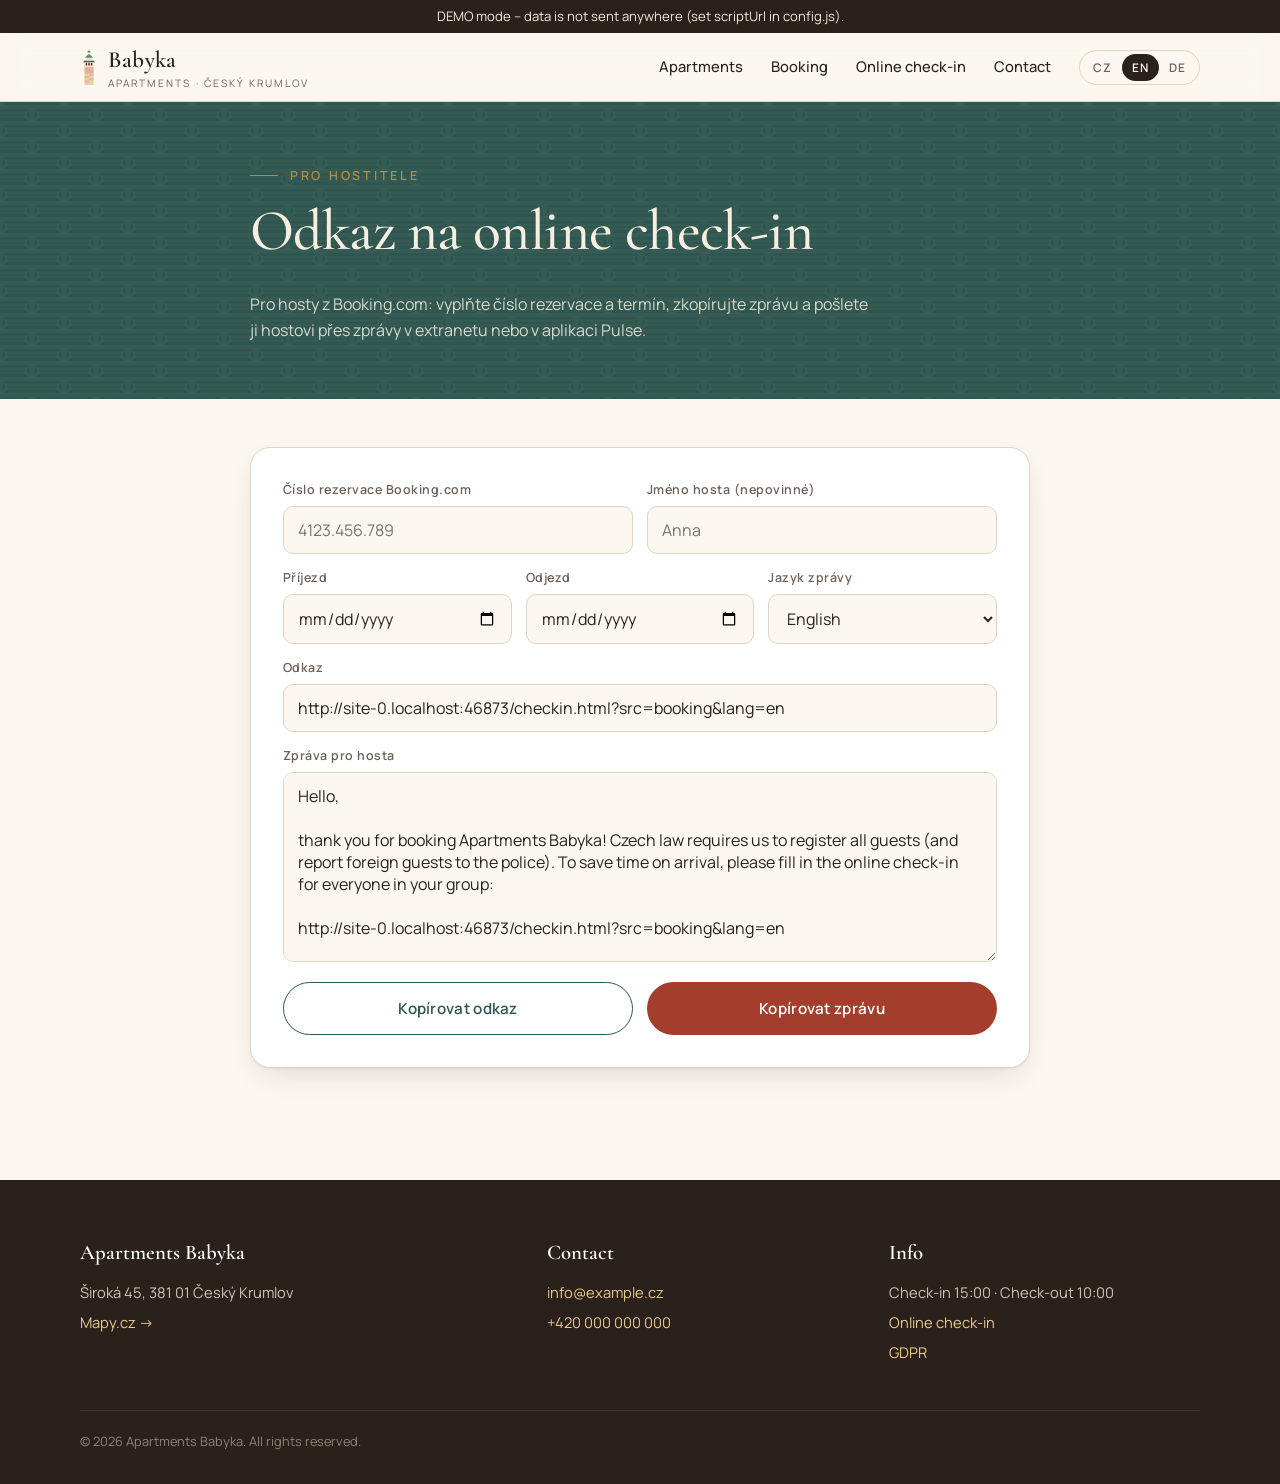
<file: odkaz.html>
<!doctype html>
<html lang="cs">
<head>
  <meta charset="utf-8">
  <meta name="viewport" content="width=device-width, initial-scale=1">
  <title>Odkaz na check-in · Apartments Babyka</title>
  <meta name="robots" content="noindex">
  <meta name="robots" content="noindex">
  <link rel="icon" href="assets/favicon.svg" type="image/svg+xml">
  <link rel="preconnect" href="https://fonts.googleapis.com">
  <link rel="preconnect" href="https://fonts.gstatic.com" crossorigin>
  <link href="https://fonts.googleapis.com/css2?family=Cormorant+Garamond:ital,wght@0,500;0,600;1,500&family=Manrope:wght@400;500;600;700&display=swap" rel="stylesheet">
  <link rel="stylesheet" href="assets/style.css">
</head>
<body>
<nav class="nav">
  <div class="wrap">
    <a class="brand" href="index.html"><svg viewBox="8 0 16 32" aria-hidden="true"><rect x="12" y="22" width="8" height="10" fill="#e6d4a0"/><path d="M12 24h4v2h-4zM16 26h4v2h-4zM12 28h4v2h-4zM16 22h4v2h-4z" fill="#e2b3a6"/><rect x="12" y="16" width="8" height="6" fill="#dfae9f"/><rect x="11.5" y="14.6" width="9" height="1.6" fill="#efe3cc"/><rect x="12" y="11.6" width="8" height="3" fill="#efe3cc"/><path d="M13 14.6v-1.6a.7.7 0 0 1 1.4 0v1.6zM15.3 14.6v-1.6a.7.7 0 0 1 1.4 0v1.6zM17.6 14.6v-1.6a.7.7 0 0 1 1.4 0v1.6z" fill="#7a2d1f"/><path d="M10.6 11.8L12 10.2h8l1.4 1.6z" fill="#3f6657"/><rect x="12.8" y="7.6" width="6.4" height="2.7" fill="#efe3cc"/><path d="M12.6 7.8c.6-1.8 2.4-2.2 2.7-3.2h1.4c.3 1 2.1 1.4 2.7 3.2z" fill="#5e8b78"/><rect x="15" y="3" width="2" height="1.7" fill="#efe3cc"/><path d="M14.6 3.2c-.3-1 .6-1.5 1.4-2c.8.5 1.7 1 1.4 2z" fill="#5e8b78"/><circle cx="16" cy=".9" r=".6" fill="#e9c98c"/></svg><span><b>Babyka</b><small>Apartments · Český Krumlov</small></span></a>
    <div class="nav-links">
      <a href="index.html#apartmany" data-i18n="nav.rooms"></a>
      <a href="index.html#rezervace" data-i18n="nav.book"></a>
      <a href="checkin.html" data-i18n="nav.checkin"></a>
      <a href="#kontakt" data-i18n="nav.contact"></a>
      <div class="lang-switch"><button data-lang="cs">CZ</button><button data-lang="en">EN</button><button data-lang="de">DE</button></div>
    </div>
    <button class="nav-toggle" aria-label="Menu"><svg viewBox="0 0 24 24" fill="none" stroke="currentColor" stroke-width="1.8"><path d="M4 7h16M4 12h16M4 17h16"/></svg></button>
  </div>
</nav>
<header class="page-head"><div class="wrap narrow"><div class="kicker">Pro hostitele</div><h1>Odkaz na online check-in</h1>
<p>Pro hosty z Booking.com: vyplňte číslo rezervace a termín, zkopírujte zprávu a pošlete ji hostovi přes zprávy v extranetu nebo v aplikaci Pulse.</p></div></header>
<section style="padding-top:48px"><div class="wrap narrow">
  <form class="panel" id="gen" onsubmit="return false">
    <div class="row">
      <label><span>Číslo rezervace Booking.com</span><input id="g-r" inputmode="numeric" placeholder="4123.456.789"></label>
      <label><span>Jméno hosta (nepovinné)</span><input id="g-name" placeholder="Anna"></label>
    </div>
    <div class="row three">
      <label><span>Příjezd</span><input type="date" id="g-a"></label>
      <label><span>Odjezd</span><input type="date" id="g-d"></label>
      <label><span>Jazyk zprávy</span><select id="g-lang"><option value="en">English</option><option value="de">Deutsch</option><option value="cs">Čeština</option></select></label>
    </div>
    <label><span>Odkaz</span><input id="g-link" readonly></label>
    <label><span>Zpráva pro hosta</span><textarea id="g-msg" readonly style="min-height:190px"></textarea></label>
    <div class="row">
      <button type="button" class="btn ghost" style="color:var(--vltava)" data-copy="g-link">Kopírovat odkaz</button>
      <button type="button" class="btn" data-copy="g-msg">Kopírovat zprávu</button>
    </div>
    <div class="msg ok hidden" id="g-ok" style="margin-top:14px">Zkopírováno do schránky.</div>
  </form>
</div></section>
<footer id="kontakt">
  <div class="wrap">
    <div class="cols">
      <div>
        <h4>Apartments Babyka</h4>
        <p data-c="contact.address"></p>
        <p><a class="map-link" target="_blank" rel="noopener">Mapy.cz →</a></p>
      </div>
      <div>
        <h4 data-i18n="nav.contact"></h4>
        <p><a data-c="contact.email" data-href="mailto:{}"></a></p>
        <p><a data-c="contact.phone" data-href="tel:{}"></a></p>
      </div>
      <div>
        <h4>Info</h4>
        <p>Check-in <span data-c="checkInTime"></span> · Check-out <span data-c="checkOutTime"></span></p>
        <p><a href="checkin.html" data-i18n="nav.checkin"></a></p>
        <p><a href="gdpr.html">GDPR</a></p>
      </div>
    </div>
    <div class="bottom">© <span id="year"></span> Apartments Babyka. <span data-i18n="footer.rights"></span></div>
  </div>
</footer>
<script src="assets/config.js"></script>
<script src="assets/i18n.js"></script>
<script src="assets/common.js"></script>
<script>
(function () {
  const $ = (id) => document.getElementById(id);
  const C = Babyka.C;
  const T = {
    en: (n, link) => `Hello${n ? " " + n : ""},\n\nthank you for booking ${C.name}! Czech law requires us to register all guests (and report foreign guests to the police). To save time on arrival, please fill in the online check-in for everyone in your group:\n\n${link}\n\nCheck-in is from ${C.checkInTime}. Please let us know your expected arrival time in the form.\n\nSee you soon!`,
    de: (n, link) => `Guten Tag${n ? " " + n : ""},\n\nvielen Dank für Ihre Buchung bei ${C.name}! Nach tschechischem Recht müssen wir alle Gäste registrieren (und ausländische Gäste der Polizei melden). Damit es bei der Ankunft schneller geht, füllen Sie bitte den Online-Check-in für alle Mitreisenden aus:\n\n${link}\n\nCheck-in ab ${C.checkInTime}. Bitte geben Sie im Formular Ihre voraussichtliche Ankunftszeit an.\n\nBis bald!`,
    cs: (n, link) => `Dobrý den${n ? " " + n : ""},\n\nděkujeme za rezervaci v ${C.name}! Zákon nám ukládá evidovat všechny ubytované hosty. Abychom při příjezdu ušetřili čas, vyplňte prosím předem online check-in za všechny osoby:\n\n${link}\n\nCheck-in je možný od ${C.checkInTime}. Ve formuláři prosím uveďte i předpokládaný čas příjezdu.\n\nTěšíme se na vás!`,
  };
  function update() {
    const base = location.href.replace(/[^/]*$/, "");
    const r = $("g-r").value.replace(/\D/g, "");
    const q = new URLSearchParams({ src: "booking", lang: $("g-lang").value });
    if (r) q.set("r", r);
    if ($("g-a").value) q.set("a", $("g-a").value);
    if ($("g-d").value) q.set("d", $("g-d").value);
    const link = base + "checkin.html?" + q.toString();
    $("g-link").value = link;
    $("g-msg").value = T[$("g-lang").value]($("g-name").value.trim(), link);
  }
  document.querySelectorAll("#gen input:not([readonly]), #gen select").forEach((el) => el.addEventListener("input", update));
  document.querySelectorAll("[data-copy]").forEach((b) => b.addEventListener("click", async () => {
    const el = $(b.dataset.copy);
    try { await navigator.clipboard.writeText(el.value); } catch (e) { el.select(); document.execCommand("copy"); }
    $("g-ok").classList.remove("hidden");
    setTimeout(() => $("g-ok").classList.add("hidden"), 2000);
  }));
  Babyka.initChrome();
  update();
})();
</script>
</body>
</html>
</file>
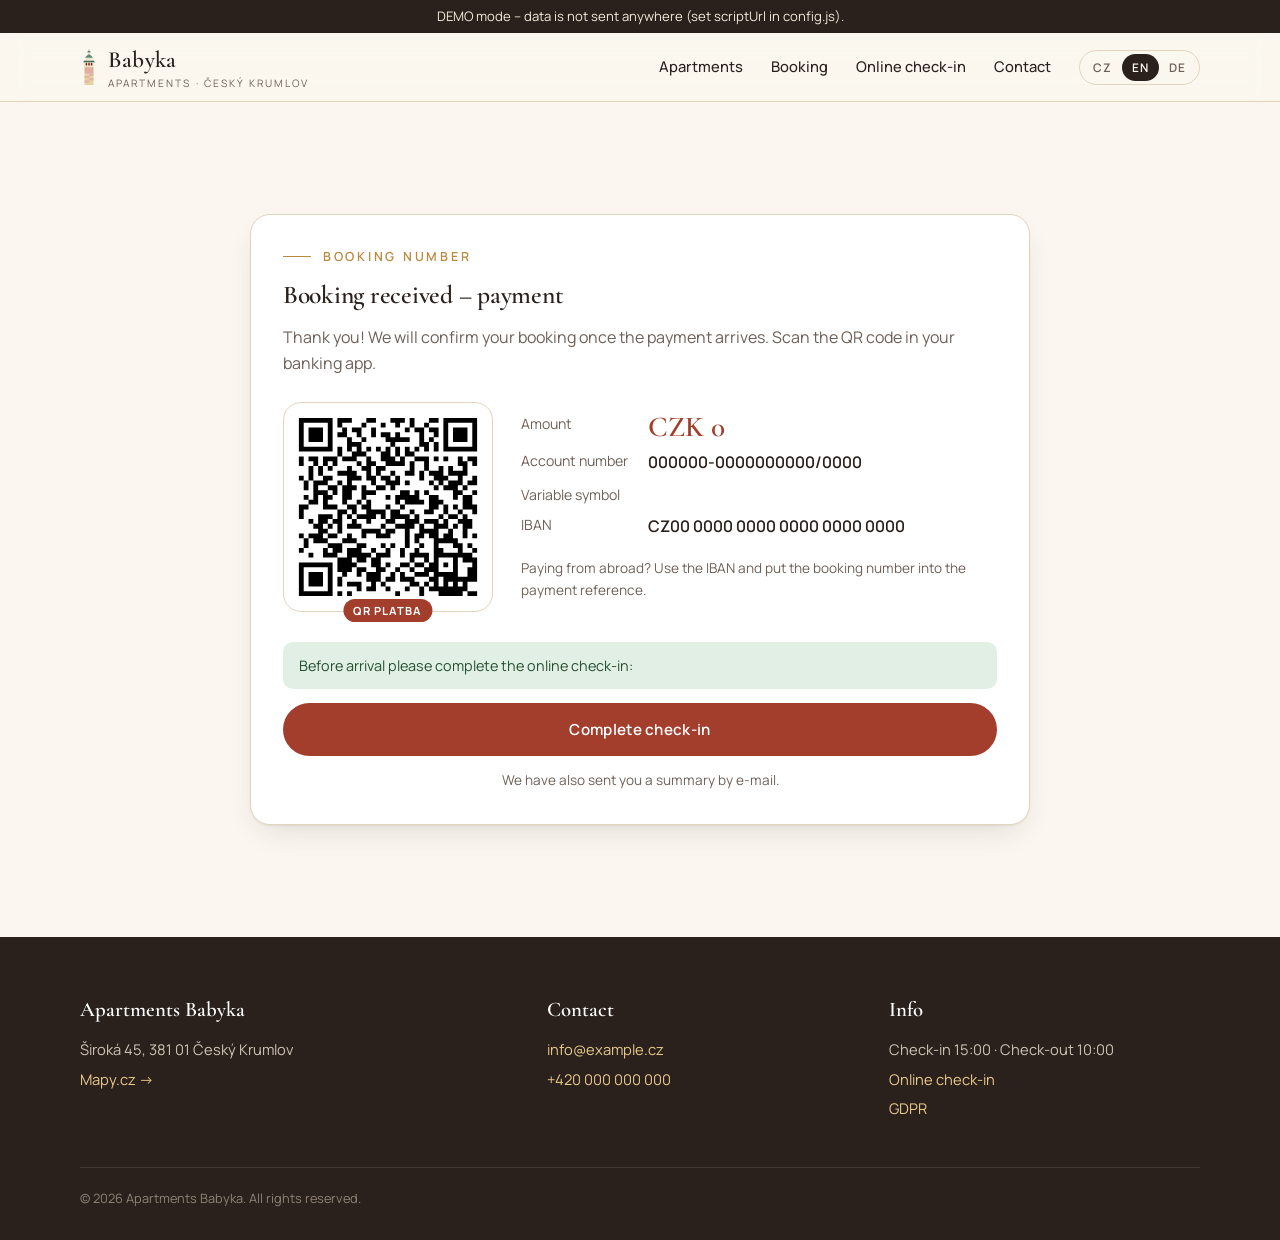
<file: platba.html>
<!doctype html>
<html lang="cs">
<head>
  <meta charset="utf-8">
  <meta name="viewport" content="width=device-width, initial-scale=1">
  <title>Platba · Apartments Babyka</title>
  <meta name="robots" content="noindex">
  <link rel="icon" href="assets/favicon.svg" type="image/svg+xml">
  <link rel="preconnect" href="https://fonts.googleapis.com">
  <link rel="preconnect" href="https://fonts.gstatic.com" crossorigin>
  <link href="https://fonts.googleapis.com/css2?family=Cormorant+Garamond:ital,wght@0,500;0,600;1,500&family=Manrope:wght@400;500;600;700&display=swap" rel="stylesheet">
  <link rel="stylesheet" href="assets/style.css">
</head>
<body>
<nav class="nav">
  <div class="wrap">
    <a class="brand" href="index.html"><svg viewBox="8 0 16 32" aria-hidden="true"><rect x="12" y="22" width="8" height="10" fill="#e6d4a0"/><path d="M12 24h4v2h-4zM16 26h4v2h-4zM12 28h4v2h-4zM16 22h4v2h-4z" fill="#e2b3a6"/><rect x="12" y="16" width="8" height="6" fill="#dfae9f"/><rect x="11.5" y="14.6" width="9" height="1.6" fill="#efe3cc"/><rect x="12" y="11.6" width="8" height="3" fill="#efe3cc"/><path d="M13 14.6v-1.6a.7.7 0 0 1 1.4 0v1.6zM15.3 14.6v-1.6a.7.7 0 0 1 1.4 0v1.6zM17.6 14.6v-1.6a.7.7 0 0 1 1.4 0v1.6z" fill="#7a2d1f"/><path d="M10.6 11.8L12 10.2h8l1.4 1.6z" fill="#3f6657"/><rect x="12.8" y="7.6" width="6.4" height="2.7" fill="#efe3cc"/><path d="M12.6 7.8c.6-1.8 2.4-2.2 2.7-3.2h1.4c.3 1 2.1 1.4 2.7 3.2z" fill="#5e8b78"/><rect x="15" y="3" width="2" height="1.7" fill="#efe3cc"/><path d="M14.6 3.2c-.3-1 .6-1.5 1.4-2c.8.5 1.7 1 1.4 2z" fill="#5e8b78"/><circle cx="16" cy=".9" r=".6" fill="#e9c98c"/></svg><span><b>Babyka</b><small>Apartments · Český Krumlov</small></span></a>
    <div class="nav-links">
      <a href="index.html#apartmany" data-i18n="nav.rooms"></a>
      <a href="index.html#rezervace" data-i18n="nav.book"></a>
      <a href="checkin.html" data-i18n="nav.checkin"></a>
      <a href="#kontakt" data-i18n="nav.contact"></a>
      <div class="lang-switch"><button data-lang="cs">CZ</button><button data-lang="en">EN</button><button data-lang="de">DE</button></div>
    </div>
    <button class="nav-toggle" aria-label="Menu"><svg viewBox="0 0 24 24" fill="none" stroke="currentColor" stroke-width="1.8"><path d="M4 7h16M4 12h16M4 17h16"/></svg></button>
  </div>
</nav>
<section>
  <div class="wrap narrow"><div class="panel" id="pay"></div></div>
</section>
<footer id="kontakt">
  <div class="wrap">
    <div class="cols">
      <div>
        <h4>Apartments Babyka</h4>
        <p data-c="contact.address"></p>
        <p><a class="map-link" target="_blank" rel="noopener">Mapy.cz →</a></p>
      </div>
      <div>
        <h4 data-i18n="nav.contact"></h4>
        <p><a data-c="contact.email" data-href="mailto:{}"></a></p>
        <p><a data-c="contact.phone" data-href="tel:{}"></a></p>
      </div>
      <div>
        <h4>Info</h4>
        <p>Check-in <span data-c="checkInTime"></span> · Check-out <span data-c="checkOutTime"></span></p>
        <p><a href="checkin.html" data-i18n="nav.checkin"></a></p>
        <p><a href="gdpr.html">GDPR</a></p>
      </div>
    </div>
    <div class="bottom">© <span id="year"></span> Apartments Babyka. <span data-i18n="footer.rights"></span></div>
  </div>
</footer>
<script src="assets/config.js"></script>
<script src="assets/i18n.js"></script>
<script src="assets/qrcode.js"></script>
<script src="assets/common.js"></script>
<script src="assets/pay.js"></script>
<script>
  // platba.html?r=ID&vs=VS&am=CASTKA&due=YYYY-MM-DD
  (function () {
    const q = new URLSearchParams(location.search);
    const data = { id: q.get("r") || "", vs: q.get("vs") || q.get("r") || "", amount: +q.get("am") || 0, due: q.get("due") || "" };
    const draw = () => BabykaPay.render(document.getElementById("pay"), data);
    Babyka.initChrome();
    draw();
    document.addEventListener("langchange", draw);
  })();
</script>
</body>
</html>
</file>
<file: assets/style.css>
/* Apartments Babyka – motivy Českého Krumlova:
   pergamen, střešní červeň, vltavská zeleň, zlacení a sgrafitové kvádrování zámecké věže. */
:root {
  --paper: #fbf7f0;
  --parchment: #f3eadb;
  --ink: #2a211c;
  --muted: #6e6058;
  --line: #e2d4bf;
  --roof: #a23e2b;
  --roof-dark: #7a2d1f;
  --vltava: #2d5753;
  --vltava-dark: #1d3b38;
  --gold: #b88a3e;
  --ok: #3f7a52;
  --busy: #c9b8a3;
  --radius: 14px;
  --shadow: 0 1px 2px rgba(42, 33, 28, .06), 0 12px 32px -12px rgba(42, 33, 28, .18);
  --serif: "Cormorant Garamond", Georgia, serif;
  --sans: "Manrope", system-ui, -apple-system, "Segoe UI", sans-serif;
  --sgraffito: url("data:image/svg+xml,%3Csvg xmlns='http://www.w3.org/2000/svg' width='64' height='32' viewBox='0 0 64 32'%3E%3Cpath d='M1 1h62v14h-62zM6 6h52v4h-52zM1 1l5 5M63 1l-5 5M63 15l-5 -5M1 15l5 -5M-31 17h62v14h-62zM-26 22h52v4h-52zM-31 17l5 5M31 17l-5 5M31 31l-5 -5M-31 31l5 -5M33 17h62v14h-62zM38 22h52v4h-52zM33 17l5 5M95 17l-5 5M95 31l-5 -5M33 31l5 -5' fill='none' stroke='%23b88a3e' stroke-width='1' opacity='.55'/%3E%3C/svg%3E");
}

* { box-sizing: border-box; }
html { scroll-behavior: smooth; }
body {
  margin: 0;
  font-family: var(--sans);
  font-size: 16px;
  line-height: 1.6;
  color: var(--ink);
  background: var(--paper);
  -webkit-font-smoothing: antialiased;
}
img { max-width: 100%; display: block; }
a { color: var(--roof); }
h1, h2, h3 { font-family: var(--serif); font-weight: 600; line-height: 1.1; margin: 0 0 .5em; letter-spacing: -.01em; }
h2 { font-size: clamp(2rem, 4vw, 2.9rem); }
h3 { font-size: 1.6rem; }
.wrap { max-width: 1160px; margin: 0 auto; padding: 0 20px; }
section { padding: clamp(64px, 9vw, 112px) 0; }
.kicker {
  font-size: .78rem; font-weight: 600; letter-spacing: .22em; text-transform: uppercase;
  color: var(--gold); margin-bottom: 14px; display: flex; align-items: center; gap: 12px;
}
.kicker::before { content: ""; width: 28px; height: 1px; background: currentColor; }
.lead { font-size: 1.125rem; color: var(--muted); max-width: 60ch; }

.demo-bar {
  background: var(--ink); color: #f3eadb; text-align: center; font-size: .82rem; padding: 6px 12px;
}

/* ---- Navigace ---- */
.nav {
  position: sticky; top: 0; z-index: 50;
  background: rgba(251, 247, 240, .88);
  backdrop-filter: saturate(1.4) blur(12px);
  border-bottom: 1px solid var(--line);
}
.nav .wrap { display: flex; align-items: center; justify-content: space-between; height: 68px; gap: 16px; }
.brand { display: flex; align-items: center; gap: 10px; text-decoration: none; color: var(--ink); }
.brand svg { width: 18px; height: 36px; flex: none; }
.brand b { font-family: var(--serif); font-size: 1.45rem; font-weight: 600; letter-spacing: .01em; }
.brand small { display: block; font-size: .64rem; letter-spacing: .2em; text-transform: uppercase; color: var(--muted); margin-top: -4px; }
.nav-links { display: flex; align-items: center; gap: 28px; }
.nav-links a { color: var(--ink); text-decoration: none; font-size: .92rem; font-weight: 500; }
.nav-links a:hover { color: var(--roof); }
.lang-switch { display: flex; border: 1px solid var(--line); border-radius: 999px; padding: 3px; }
.lang-switch button {
  border: 0; background: none; font: 600 .74rem var(--sans); letter-spacing: .08em;
  padding: 5px 10px; border-radius: 999px; cursor: pointer; color: var(--muted);
}
.lang-switch button.active { background: var(--ink); color: var(--paper); }
.nav-toggle { display: none; background: none; border: 0; padding: 8px; cursor: pointer; color: var(--ink); }
.nav-toggle svg { width: 26px; height: 26px; }

/* ---- Tlačítka ---- */
.btn {
  display: inline-flex; align-items: center; justify-content: center; gap: 10px;
  font: 600 .95rem var(--sans); letter-spacing: .02em;
  padding: 15px 28px; border-radius: 999px; border: 1px solid transparent;
  background: var(--roof); color: #fff; text-decoration: none; cursor: pointer;
  transition: background .2s, transform .2s, box-shadow .2s;
}
.btn:hover { background: var(--roof-dark); transform: translateY(-1px); box-shadow: 0 10px 24px -10px rgba(162, 62, 43, .6); }
.btn:disabled { opacity: .6; cursor: wait; transform: none; }
.btn.ghost { background: transparent; color: inherit; border-color: currentColor; }
.btn.ghost:hover { background: rgba(255, 255, 255, .1); box-shadow: none; }
.btn.block { width: 100%; }

/* ---- Hero ---- */
.hero {
  position: relative; overflow: hidden; color: #f6eee1;
  background:
    radial-gradient(1100px 500px at 85% -10%, rgba(184, 138, 62, .35), transparent 60%),
    linear-gradient(170deg, #213f3c 0%, var(--vltava) 45%, #3b4a3f 100%);
  padding: clamp(64px, 9vw, 110px) 0 0;
}
.hero .wrap { position: relative; z-index: 2; }
.hero h1 { font-size: clamp(2.6rem, 6vw, 4.6rem); font-weight: 500; max-width: 16ch; margin-bottom: 22px; }
.hero h1 em { font-style: italic; color: #e9c98c; }
.hero p { font-size: 1.12rem; max-width: 52ch; color: rgba(246, 238, 225, .85); margin: 0 0 34px; }
.hero .kicker { color: #e3c286; }
.hero-actions { display: flex; flex-wrap: wrap; gap: 14px; }
.hero-rating {
  display: inline-flex; align-items: center; gap: 10px; margin-top: 34px;
  font-size: .88rem; color: rgba(246, 238, 225, .8);
}
.hero-rating b { font-family: var(--serif); font-size: 1.7rem; color: #fff; font-weight: 600; }
.skyline { position: relative; z-index: 1; display: block; width: 100%; height: auto; margin-top: clamp(-190px, -14vw, -30px); pointer-events: none; }

.sgraffito-band { height: 34px; background: var(--parchment) var(--sgraffito) repeat-x center / 64px 32px; border-bottom: 1px solid var(--line); }

/* ---- O nás ---- */
.about-grid { display: grid; grid-template-columns: 1.1fr .9fr; gap: clamp(32px, 6vw, 80px); align-items: center; }
.features { list-style: none; margin: 0; padding: 0; display: grid; grid-template-columns: 1fr 1fr; gap: 14px; }
.features li {
  background: #fff; border: 1px solid var(--line); border-radius: var(--radius);
  padding: 18px; display: flex; flex-direction: column; gap: 10px; font-weight: 500; font-size: .94rem;
}
.features svg { width: 26px; height: 26px; color: var(--roof); }

/* ---- Apartmány ---- */
.rooms { background: var(--parchment); }
.room-grid { display: grid; grid-template-columns: repeat(auto-fit, minmax(300px, 1fr)); gap: 28px; margin-top: 40px; }
.room-card {
  background: var(--paper); border-radius: 20px; overflow: hidden; box-shadow: var(--shadow);
  display: flex; flex-direction: column; transition: transform .3s;
}
.room-card:hover { transform: translateY(-4px); }
.room-media { position: relative; aspect-ratio: 16/10; background: var(--vltava); overflow: hidden; }
.room-media img { width: 100%; height: 100%; object-fit: cover; }
.room-media .placeholder {
  position: absolute; inset: 0; display: grid; place-items: center;
  background: var(--sgraffito) center / 64px 32px, linear-gradient(160deg, var(--vltava), var(--vltava-dark));
  color: rgba(246, 238, 225, .9);
}
.room-media .placeholder span { font-family: var(--serif); font-size: 4rem; font-weight: 500; }
.room-media .badge {
  position: absolute; left: 16px; top: 16px; background: rgba(251, 247, 240, .94); color: var(--ink);
  border-radius: 999px; padding: 6px 12px; font-size: .78rem; font-weight: 600;
}
.room-body { padding: 26px 26px 28px; display: flex; flex-direction: column; flex: 1; }
.room-body p { color: var(--muted); margin: 0 0 20px; flex: 1; }
.room-meta { display: flex; justify-content: space-between; align-items: flex-end; border-top: 1px solid var(--line); padding-top: 18px; gap: 12px; }
.room-meta .price { font-family: var(--serif); font-size: 1.9rem; font-weight: 600; line-height: 1; }
.room-meta .price small { font-family: var(--sans); font-size: .8rem; color: var(--muted); font-weight: 500; }
.room-meta .guests { font-size: .85rem; color: var(--muted); display: flex; align-items: center; gap: 6px; }

/* ---- Rezervace ---- */
.book-grid { display: grid; grid-template-columns: 1.15fr .85fr; gap: 32px; align-items: start; margin-top: 40px; }
.panel { background: #fff; border: 1px solid var(--line); border-radius: 20px; padding: clamp(20px, 3vw, 32px); box-shadow: var(--shadow); }
.room-tabs { display: flex; gap: 8px; margin-bottom: 20px; flex-wrap: wrap; }
.room-tabs button {
  border: 1px solid var(--line); background: var(--paper); border-radius: 999px; padding: 9px 16px;
  font: 600 .88rem var(--sans); cursor: pointer; color: var(--ink);
}
.room-tabs button.active { background: var(--vltava); border-color: var(--vltava); color: #fff; }

.cal-head { display: flex; justify-content: space-between; align-items: center; margin-bottom: 10px; }
.cal-head button {
  width: 38px; height: 38px; border-radius: 50%; border: 1px solid var(--line); background: var(--paper);
  cursor: pointer; font-size: 1.1rem; color: var(--ink);
}
.cal-head button:disabled { opacity: .35; cursor: default; }
.cal-months { display: grid; grid-template-columns: 1fr 1fr; gap: 28px; }
.cal-month h4 { font-family: var(--serif); font-size: 1.3rem; font-weight: 600; text-align: center; margin: 0 0 10px; text-transform: capitalize; }
.cal-grid { display: grid; grid-template-columns: repeat(7, 1fr); gap: 3px; }
.cal-grid .dow { font-size: .68rem; text-transform: uppercase; letter-spacing: .08em; color: var(--muted); text-align: center; padding: 4px 0; }
.cal-day {
  aspect-ratio: 1; border: 0; border-radius: 8px; background: transparent; font: 500 .88rem var(--sans);
  color: var(--ink); cursor: pointer; position: relative; padding: 0;
}
.cal-day:hover:not(:disabled) { background: var(--parchment); }
.cal-day:disabled { cursor: default; color: #bcb0a3; }
.cal-day.busy { color: #9d8f81; text-decoration: line-through; background: repeating-linear-gradient(135deg, transparent 0 4px, rgba(201, 184, 163, .35) 4px 6px); }
.cal-day.today::after { content: ""; position: absolute; bottom: 5px; left: 50%; width: 4px; height: 4px; margin-left: -2px; border-radius: 50%; background: var(--roof); }
.cal-day.in-range { background: rgba(45, 87, 83, .12); border-radius: 0; }
.cal-day.sel { background: var(--vltava); color: #fff; }
.cal-legend { display: flex; gap: 18px; font-size: .8rem; color: var(--muted); margin-top: 16px; flex-wrap: wrap; }
.cal-legend i { display: inline-block; width: 12px; height: 12px; border-radius: 3px; vertical-align: -1px; margin-right: 6px; }
.cal-loading { color: var(--muted); font-size: .9rem; padding: 40px 0; text-align: center; }

form .row { display: grid; grid-template-columns: 1fr 1fr; gap: 14px; }
form .row.three { grid-template-columns: repeat(3, 1fr); }
label { display: block; font-size: .78rem; font-weight: 600; letter-spacing: .04em; color: var(--muted); margin-bottom: 14px; }
label > span { display: block; margin-bottom: 6px; }
input, select, textarea {
  width: 100%; font: 400 1rem var(--sans); color: var(--ink);
  padding: 12px 14px; border: 1px solid var(--line); border-radius: 10px; background: var(--paper);
  transition: border-color .2s, box-shadow .2s;
}
textarea { min-height: 84px; resize: vertical; }
input:focus, select:focus, textarea:focus { outline: none; border-color: var(--vltava); box-shadow: 0 0 0 3px rgba(45, 87, 83, .15); background: #fff; }
.check { display: flex; gap: 10px; align-items: flex-start; font-weight: 500; letter-spacing: 0; font-size: .86rem; color: var(--ink); }
.check input { width: 18px; height: 18px; margin-top: 2px; flex: none; accent-color: var(--vltava); }

.summary { margin: 6px 0 20px; padding: 18px; border-radius: 12px; background: var(--parchment); font-size: .92rem; }
.summary h4 { font-family: var(--serif); font-size: 1.25rem; margin: 0 0 8px; }
.summary dl { display: grid; grid-template-columns: 1fr auto; gap: 4px 12px; margin: 0; }
.summary dd { margin: 0; text-align: right; font-weight: 600; }
.summary .total { border-top: 1px solid var(--line); padding-top: 8px; margin-top: 4px; font-size: 1.05rem; }
.summary .deposit { color: var(--roof); }
.msg { padding: 12px 16px; border-radius: 10px; font-size: .9rem; margin-bottom: 14px; }
.msg.err { background: #f7e1dc; color: var(--roof-dark); }
.msg.ok { background: #e2efe5; color: #24502f; }
.hidden { display: none !important; }

/* ---- Platba ---- */
.pay { display: grid; grid-template-columns: auto 1fr; gap: 28px; align-items: center; }
.qr-frame { background: #fff; border: 1px solid var(--line); border-radius: 18px; padding: 12px; width: 210px; position: relative; }
.qr-frame svg { width: 100%; height: auto; display: block; }
.qr-frame::after {
  content: "QR Platba"; position: absolute; left: 50%; bottom: -11px; transform: translateX(-50%);
  background: var(--roof); color: #fff; font: 700 .7rem var(--sans); letter-spacing: .1em; text-transform: uppercase;
  padding: 4px 10px; border-radius: 999px;
}
.pay dl { display: grid; grid-template-columns: auto 1fr; gap: 8px 20px; margin: 0 0 18px; }
.pay dt { color: var(--muted); font-size: .88rem; }
.pay dd { margin: 0; font-weight: 600; font-variant-numeric: tabular-nums; }
.pay dd.big { font-family: var(--serif); font-size: 1.8rem; line-height: 1; color: var(--roof); }

/* ---- Výhoda přímé rezervace ---- */
.direct { background: var(--vltava); color: #f3eadb; position: relative; overflow: hidden; }
.direct::before { content: ""; position: absolute; inset: 0; background: var(--sgraffito) center / 64px 32px; opacity: .25; }
.direct .wrap { position: relative; display: flex; justify-content: space-between; align-items: center; gap: 32px; flex-wrap: wrap; }
.direct h2 { color: #fff; margin-bottom: 8px; }
.direct p { max-width: 56ch; margin: 0; color: rgba(243, 234, 219, .85); }

/* ---- Check-in ---- */
.page-head { background: var(--vltava); color: #f6eee1; padding: 64px 0 56px; position: relative; overflow: hidden; }
.page-head::before { content: ""; position: absolute; inset: 0; background: var(--sgraffito) center / 64px 32px; opacity: .25; }
.page-head .wrap { position: relative; }
.page-head h1 { font-size: clamp(2.4rem, 5vw, 3.6rem); font-weight: 500; }
.page-head p { color: rgba(246, 238, 225, .85); max-width: 62ch; margin: 0; }
.narrow { max-width: 820px; }
.guest-card { border: 1px solid var(--line); border-radius: 16px; padding: 22px; margin-bottom: 18px; background: var(--paper); }
.guest-card header { display: flex; justify-content: space-between; align-items: center; margin-bottom: 14px; }
.guest-card h3 { margin: 0; font-size: 1.35rem; }
.link-btn { background: none; border: 0; color: var(--roof); font: 600 .85rem var(--sans); cursor: pointer; padding: 4px; }
.foreign { border-top: 1px dashed var(--line); padding-top: 14px; margin-top: 4px; }
.foreign h4 { font-size: .8rem; letter-spacing: .1em; text-transform: uppercase; color: var(--vltava); margin: 0 0 12px; }

.source-switch { display: flex; flex-wrap: wrap; align-items: center; gap: 10px 18px; margin-bottom: 18px; font-size: .9rem; font-weight: 600; }
.source-switch label { display: inline-flex; align-items: center; gap: 8px; margin: 0; padding: 8px 14px; border: 1px solid var(--line); border-radius: 999px; cursor: pointer; color: var(--ink); letter-spacing: 0; font-size: .9rem; }
.source-switch label:has(input:checked) { border-color: var(--vltava); background: rgba(45, 87, 83, .08); }
.source-switch input { width: auto; accent-color: var(--vltava); }
.hint { font-size: .85rem; color: var(--muted); margin: -4px 0 18px; }

/* ---- Patička ---- */
footer { background: var(--ink); color: #cfc3b4; padding: 56px 0 32px; font-size: .92rem; }
footer .cols { display: grid; grid-template-columns: 1.4fr 1fr 1fr; gap: 32px; }
footer h4 { font-family: var(--serif); color: #fff; font-size: 1.3rem; font-weight: 600; margin: 0 0 12px; }
footer a { color: #e9c98c; text-decoration: none; }
footer a:hover { text-decoration: underline; }
footer p { margin: 0 0 6px; }
footer .bottom { border-top: 1px solid rgba(255, 255, 255, .1); margin-top: 40px; padding-top: 20px; font-size: .8rem; color: #8f8377; }

.prose { max-width: 760px; }
.prose h2 { font-size: 1.8rem; margin-top: 1.6em; }

.reveal { opacity: 0; transform: translateY(18px); transition: opacity .8s ease, transform .8s ease; }
.reveal.in { opacity: 1; transform: none; }
@media (prefers-reduced-motion: reduce) { .reveal { opacity: 1; transform: none; transition: none; } html { scroll-behavior: auto; } }

/* ---- Responzivita ---- */
@media (max-width: 960px) {
  .about-grid, .book-grid { grid-template-columns: 1fr; }
  footer .cols { grid-template-columns: 1fr 1fr; }
}
@media (max-width: 760px) {
  .nav-toggle { display: block; }
  .nav-links {
    position: fixed; top: 68px; left: 0; right: 0; flex-direction: column; align-items: flex-start; gap: 18px;
    background: var(--paper); border-bottom: 1px solid var(--line); padding: 20px; transform: translateY(-12px);
    opacity: 0; visibility: hidden; transition: opacity .25s, transform .25s, visibility .25s;
  }
  body.nav-open .nav-links { transform: none; opacity: 1; visibility: visible; }
  .nav .wrap { position: relative; }
  .nav-links { position: absolute; top: 68px; }
  .cal-months { grid-template-columns: 1fr; }
  .cal-months .cal-month + .cal-month { display: none; }
  form .row, form .row.three { grid-template-columns: 1fr; }
  .pay { grid-template-columns: 1fr; justify-items: center; }
  .pay > div:last-child { justify-self: stretch; }
  .features { grid-template-columns: 1fr; }
  footer .cols { grid-template-columns: 1fr; }
}
</file>
